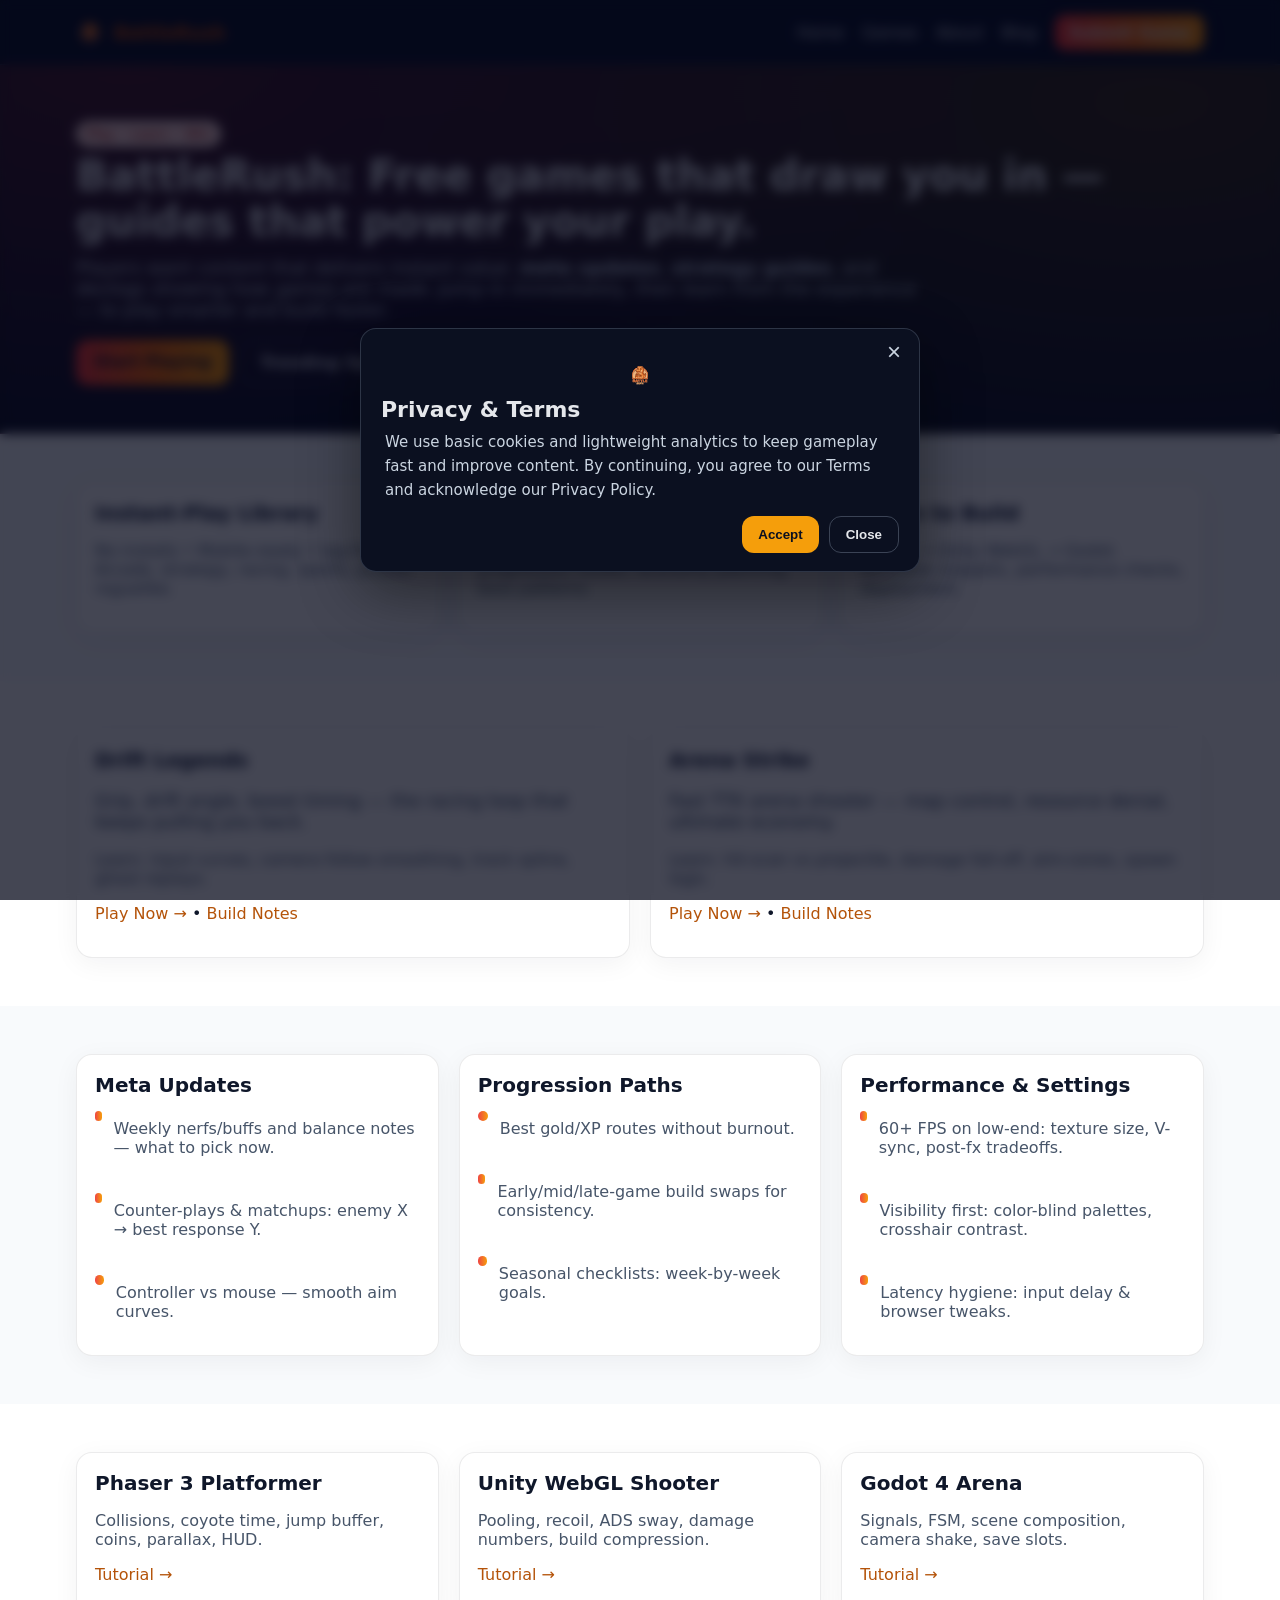
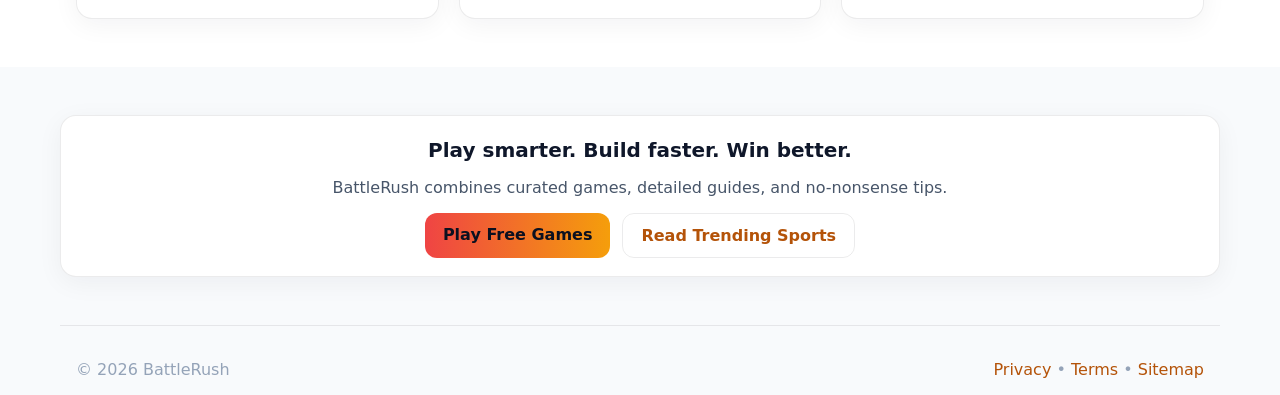
<file: index.html>
<!DOCTYPE html>
<html lang="en">
<head>
  <meta charset="utf-8"/>
  <meta name="viewport" content="width=device-width, initial-scale=1"/>
  <title>BattleRush — Play Free Games & Explore Expert Guides</title>
  <meta name="description" content="BattleRush brings free browser games, expert guides, and player-first insights. Discover mechanics, tactics, and creation stories—then play instantly.">
  <link rel="icon" href="assets/img/favicon.svg" type="image/svg+xml">
  <link rel="stylesheet" href="assets/css/popup.css">
  <style>
    :root{--ink:#0f172a;--muted:#475569;--bg:#f8fafc;--card:#ffffff;--ring:rgba(2,6,23,.08);--brand:#ef4444;--brand2:#f59e0b}
    *{box-sizing:border-box}html,body{margin:0;padding:0;font-family:system-ui,-apple-system,Segoe UI,Roboto,Inter,Arial,sans-serif;color:var(--ink);background:var(--bg)}
    a{color:#b45309;text-decoration:none}a:hover{text-decoration:underline}img{max-width:100%;display:block}
    .wrap{max-width:1160px;margin:0 auto;padding:0 16px}
    .header{position:sticky;top:0;z-index:50;background:#0b1020;color:#e5e7eb;border-bottom:1px solid rgba(148,163,184,.2)}
    .nav{display:flex;align-items:center;justify-content:space-between;height:64px;gap:16px}
    .brand{display:flex;align-items:center;gap:10px;font-weight:800;font-size:18px}
    img[src$="battlerush-logo.svg"]{height:28px;width:auto;display:block;object-fit:contain;flex-shrink:0}.menu{display:flex;gap:18px;align-items:center}.menu a{color:#e5e7eb;opacity:.95}
    .cta{background:linear-gradient(90deg,var(--brand) 0%, var(--brand2) 100%);color:#0b1020;padding:8px 14px;border-radius:10px;font-weight:700;box-shadow:0 6px 24px rgba(2,6,23,.25)}
    .burger{display:none;background:none;border:0;color:#e5e7eb;font-size:24px}@media (max-width:800px){.menu{display:none}.burger{display:block}}
    .hero{padding:56px 0 48px;color:#e5e7eb;background:radial-gradient(900px 400px at 10% 0%, rgba(239,68,68,.22), transparent), radial-gradient(800px 400px at 90% 10%, rgba(245,158,11,.18), transparent), #0b1020;border-bottom:1px solid rgba(148,163,184,.18)}
    .tag{display:inline-block;padding:6px 10px;border-radius:999px;background:#fee2e2;color:#7f1d1d;font-size:12px;font-weight:700;margin-right:6px}
    .hero h1{font-size:42px;line-height:1.1;margin:6px 0 12px}.hero p{max-width:860px;color:#cbd5e1;font-size:18px;margin:0 0 20px}
    .btns{display:flex;gap:12px;flex-wrap:wrap;margin-top:8px}.btn{display:inline-block;padding:12px 18px;border-radius:12px;font-weight:800}
    .btn-primary{background:linear-gradient(90deg,var(--brand) 0%, var(--brand2) 100%);color:#0b1020}.btn-ghost{border:1px solid rgba(203,213,225,.3); color:#e5e7eb}
    .section{padding:48px 0}.grid{display:grid;gap:20px}.grid-3{grid-template-columns:repeat(3,1fr)}.grid-2{grid-template-columns:repeat(2,1fr)}
    @media (max-width:900px){.grid-3{grid-template-columns:1fr 1fr}}@media (max-width:640px){.grid-3,.grid-2{grid-template-columns:1fr}}
    .card{background:var(--card);border:1px solid var(--ring);border-radius:16px;padding:18px;box-shadow:0 6px 26px rgba(15,23,42,.05)}.card h3{margin:0 0 6px;font-size:20px}
    .muted{color:var(--muted)}.lead{font-size:18px;color:#334155}.list{display:grid;gap:12px}.li{display:flex;gap:12px;align-items:flex-start}.dot{width:10px;height:10px;border-radius:999px;background:linear-gradient(90deg,var(--brand),var(--brand2));margin-top:8px}
    footer{padding:28px 0;color:#94a3b8}.foot{display:flex;gap:18px;flex-wrap:wrap;align-items:center;justify-content:space-between;border-top:1px solid var(--ring);padding-top:18px}

    /* === Popup styles (BattleRush) === */
    .af-overlay{position:fixed;inset:0;background:rgba(3,6,23,.74);backdrop-filter:saturate(140%) blur(6px);display:flex;align-items:center;justify-content:center;z-index:9999}
    .af-modal{width:min(92vw,560px);background:#0b1020;color:#e5e7eb;border:1px solid rgba(148,163,184,.25);border-radius:16px;box-shadow:0 20px 60px rgba(0,0,0,.45);padding:24px 20px 18px;position:relative;animation:af-modal-rise .45s ease-out both}
    @keyframes af-modal-rise{from{opacity:0;transform:translateY(18px)}to{opacity:1;transform:translateY(0)}}
    @media (prefers-reduced-motion: reduce){.af-modal{animation:none}}
    .af-close{position:absolute;top:10px;right:12px;border:0;background:transparent;color:#cbd5e1;font-size:24px;cursor:pointer;line-height:1}
    .af-logo{display:flex;justify-content:center;align-items:center;margin-top:8px;margin-bottom:8px}
    .af-logo img{height:28px;opacity:.95}
    #af-title{font-size:22px;margin:6px 0 8px}
    .af-text{font-size:15px;line-height:1.6;color:#cbd5e1;margin:0 4px 14px}
    .af-actions{display:flex;gap:10px;justify-content:flex-end}
    .af-btn{appearance:none;border:0;border-radius:12px;padding:10px 16px;font-weight:700;cursor:pointer;background:#f59e0b;color:#0b1020}
    .af-btn:hover{filter:brightness(1.03)}
    .af-secondary{background:transparent;color:#e5e7eb;border:1px solid rgba(148,163,184,.35)}
    @media (max-width: 480px){.af-modal{padding:18px 14px;border-radius:14px}.af-actions{flex-direction:column}}
  </style>
</head>
<body>
  <header class="header">
    <div class="wrap nav">
      <a class="brand" href="index.html"><img src="assets/img/battlerush-logo.svg" alt="BattleRush"><span>BattleRush</span></a>
      <nav class="menu"><a href="index.html">Home</a><a href="game.html">Games</a><a href="about.html">About</a><a href="blog.html">Blog</a><a class="cta" href="submit.html">Submit Game</a></nav>
      <button class="burger" aria-label="Menu" onclick="document.querySelector('.menu').style.display = document.querySelector('.menu').style.display==='flex'?'':'flex'">☰</button>
    </div>
  </header>

  <section class="hero">
    <div class="wrap">
      <span class="tag">Play • Learn • Win</span>
      <h1>BattleRush: Free games that draw you in — guides that power your play.</h1>
      <p>Players want content that delivers instant value: <strong>meta updates</strong>, <strong>strategy guides</strong>, and devlogs showing how <em>games are made</em>. Jump in immediately, then learn from the experience — to play smarter and build faster.</p>
      <div class="btns"><a class="btn btn-primary" href="game.html">Start Playing</a><a class="btn btn-ghost" href="blog.html">Trending Sports Reads</a></div>
    </div>
  </section>

  <section class="section">
    <div class="wrap grid grid-3">
      <div class="card"><h3>Instant-Play Library</h3><p class="muted">No installs • Mobile-ready • lag-free. Arcade, strategy, racing, sports, puzzle, roguelike.</p></div>
      <div class="card"><h3>Guides that Matter</h3><p class="muted">Movement tech, map awareness, progression routes, economy planning, boss patterns.</p></div>
      <div class="card"><h3>Learn to Build</h3><p class="muted">Phaser → Unity WebGL → Godot. Reusable snippets, performance checks, deployment.</p></div>
    </div>
  </section>

  <section class="section" style="background:#fff">
    <div class="wrap grid grid-2">
      <div class="card">
        <h3 style="margin-top:0">Drift Legends</h3>
        <p class="lead">Grip, drift angle, boost timing — the racing loop that keeps pulling you back.</p>
        <p class="muted">Learn: input curves, camera follow smoothing, track spline, ghost replays.</p>
        <p><a href="game.html">Play Now →</a> • <a href="blog.html">Build Notes</a></p>
      </div>
      <div class="card">
        <h3 style="margin-top:0">Arena Strike</h3>
        <p class="lead">Fast TTK arena shooter — map control, resource denial, ultimate economy.</p>
        <p class="muted">Learn: hit-scan vs projectile, damage fall-off, aim-cones, spawn logic.</p>
        <p><a href="game.html">Play Now →</a> • <a href="blog.html">Build Notes</a></p>
      </div>
    </div>
  </section>

  <section class="section">
    <div class="wrap grid grid-3">
      <div class="card"><h3>Meta Updates</h3>
        <div class="list">
          <div class="li"><span class="dot"></span><p class="muted">Weekly nerfs/buffs and balance notes — what to pick now.</p></div>
          <div class="li"><span class="dot"></span><p class="muted">Counter-plays & matchups: enemy X → best response Y.</p></div>
          <div class="li"><span class="dot"></span><p class="muted">Controller vs mouse — smooth aim curves.</p></div>
        </div>
      </div>
      <div class="card"><h3>Progression Paths</h3>
        <div class="list">
          <div class="li"><span class="dot"></span><p class="muted">Best gold/XP routes without burnout.</p></div>
          <div class="li"><span class="dot"></span><p class="muted">Early/mid/late-game build swaps for consistency.</p></div>
          <div class="li"><span class="dot"></span><p class="muted">Seasonal checklists: week-by-week goals.</p></div>
        </div>
      </div>
      <div class="card"><h3>Performance & Settings</h3>
        <div class="list">
          <div class="li"><span class="dot"></span><p class="muted">60+ FPS on low-end: texture size, V-sync, post-fx tradeoffs.</p></div>
          <div class="li"><span class="dot"></span><p class="muted">Visibility first: color-blind palettes, crosshair contrast.</p></div>
          <div class="li"><span class="dot"></span><p class="muted">Latency hygiene: input delay & browser tweaks.</p></div>
        </div>
      </div>
    </div>
  </section>

  <section class="section" style="background:#fff">
    <div class="wrap grid grid-3">
      <div class="card"><h3>Phaser 3 Platformer</h3><p class="muted">Collisions, coyote time, jump buffer, coins, parallax, HUD.</p><p><a href="about.html">Tutorial →</a></p></div>
      <div class="card"><h3>Unity WebGL Shooter</h3><p class="muted">Pooling, recoil, ADS sway, damage numbers, build compression.</p><p><a href="about.html">Tutorial →</a></p></div>
      <div class="card"><h3>Godot 4 Arena</h3><p class="muted">Signals, FSM, scene composition, camera shake, save slots.</p><p><a href="about.html">Tutorial →</a></p></div>
    </div>
  </section>

  <section class="section">
    <div class="wrap card" style="text-align:center">
      <h3 style="margin-top:4px">Play smarter. Build faster. Win better.</h3>
      <p class="muted">BattleRush combines curated games, detailed guides, and no-nonsense tips.</p>
      <div class="btns" style="justify-content:center">
        <a class="btn btn-primary" href="game.html">Play Free Games</a>
        <a class="btn" style="border:1px solid var(--ring)" href="blog.html">Read Trending Sports</a>
      </div>
    </div>
  </section>

  <footer class="wrap foot"><p>© <span id="y"></span> BattleRush</p><p><a href="privacy.html">Privacy</a> • <a href="terms.html">Terms</a> • <a href="sitemap.html">Sitemap</a></p></footer>

  <!-- === Popup script (BattleRush) === -->
  <script>
  (function () {
    function onReady(fn){
      if(document.readyState==="complete"||document.readyState==="interactive"){setTimeout(fn,window.BATTLE_RUSH_POPUP_DELAY_MS);}
      else{document.addEventListener("DOMContentLoaded",function(){setTimeout(fn,window.BATTLE_RUSH_POPUP_DELAY_MS);},{once:true});}
    }
    onReady(function(){
      // Show once per session
      if (sessionStorage.getItem("br_popup_shown")==="1") return;
      sessionStorage.setItem("br_popup_shown","1");

      // Build overlay
      var overlay=document.createElement("div");
      overlay.className="af-overlay";
      overlay.innerHTML=[
        '<div class="af-modal" role="dialog" aria-modal="true" aria-labelledby="af-title">',
        '  <button class="af-close" aria-label="Close">×</button>',
        '  <div class="af-logo"><img src="assets/img/battlerush-logo.svg" alt="BattleRush"></div>',
        '  <h2 id="af-title">Privacy & Terms</h2>',
        '  <p class="af-text">We use basic cookies and lightweight analytics to keep gameplay fast and improve content. By continuing, you agree to our Terms and acknowledge our Privacy Policy.</p>',
        '  <div class="af-actions">',
        '    <button class="af-btn af-accept">Accept</button>',
        '    <button class="af-btn af-secondary af-decline">Close</button>',
        '  </div>',
        '</div>'
      ].join("");

      document.body.appendChild(overlay);
      var originalOverflow=document.body.style.overflow;
      document.body.style.overflow="hidden";

      function cleanup(){
        document.body.style.overflow=originalOverflow || "";
        overlay.remove();
      }
      function go(url){ window.location.href=url; }

      overlay.querySelector(".af-close").addEventListener("click", function(){
        cleanup(); go("privacy.html");
      });
      overlay.querySelector(".af-decline").addEventListener("click", function(){
        cleanup(); go("privacy.html");
      });
      overlay.querySelector(".af-accept").addEventListener("click", function(){
        cleanup(); go("terms.html");
      });
      document.addEventListener("keydown", function(e){
        if(e.key==="Escape"){ cleanup(); go("privacy.html"); }
      }, { once: true });
    });
  })();
  </script>

  <script>document.getElementById('y').textContent=new Date().getFullYear()</script>
</body>
</html>
</file>
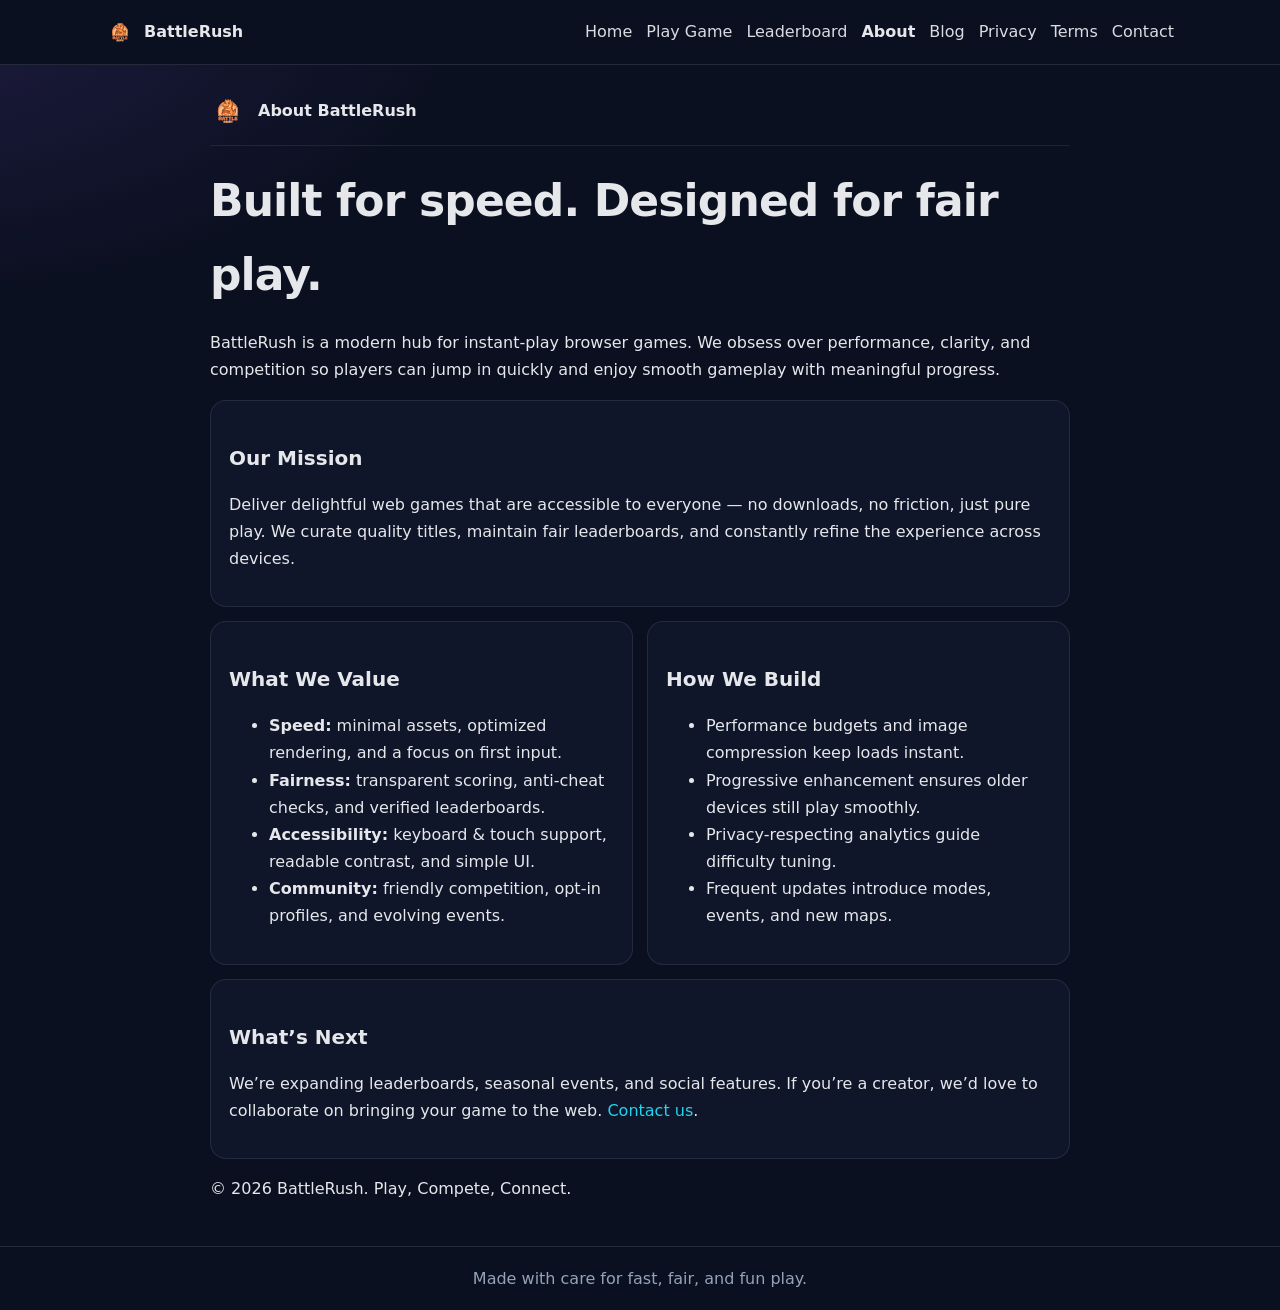
<file: about.html>
<!DOCTYPE html>
<html lang="en">
<head>
<meta charset="utf-8">
<meta name="viewport" content="width=device-width, initial-scale=1" />

<title>BattleRush — About</title>
<meta name="description" content="Learn about BattleRush: our mission, values, and how we build fast, fair, and fun browser games for everyone.">
<link rel="icon" href="assets/img/favicon.svg" type="image/svg+xml">

<style>
  :root{
    --bg:#0b1020; --card:#10162a; --ink:#e5e7eb; --muted:#94a3b8;
    --brand:#22d3ee; --brand2:#8b5cf6; --ring:rgba(148,163,184,.18);
  }
  *{box-sizing:border-box}
  html,body{margin:0}
  body{
    font-family:system-ui,-apple-system,Segoe UI,Roboto,Ubuntu,Cantarell,Noto Sans,Arial,sans-serif;
    background:radial-gradient(1000px 500px at -10% 0%, rgba(139,92,246,.16), transparent 60%), var(--bg);
    color:var(--ink); line-height:1.7;
  }
  a{color:var(--brand); text-decoration:none}
  a:hover{text-decoration:underline}

  /* Header (site-wide) */
  .header{position:sticky; top:0; z-index:50; background:#0b1020; color:#e5e7eb; border-bottom:1px solid var(--ring)}
  .wrap{max-width:1100px; margin:0 auto; padding:0 16px}
  .nav{display:flex; align-items:center; justify-content:space-between; height:64px; gap:16px}
  .brand{display:flex; align-items:center; gap:10px; font-weight:800; color:#e5e7eb; text-decoration:none}
  img[src$="battlerush-logo.svg"]{height:28px;width:auto;display:block;object-fit:contain;flex-shrink:0}
  .menu{display:flex; gap:14px; align-items:center}
  .menu a{color:#e5e7eb; opacity:.95}
  .menu a:hover{opacity:1; text-decoration:underline}
  .burger{display:none; background:none; border:0; color:#e5e7eb; font-size:24px}
  @media (max-width:800px){ .menu{display:none} .burger{display:block} }

  /* Page content */
  .page{max-width:900px; margin:0 auto; padding:28px 20px}
  .top{display:flex; align-items:center; gap:12px; border-bottom:1px solid rgba(148,163,184,.13); padding-bottom:16px}
  .top img{height:36px}
  h1{font-size:clamp(28px,4.6vw,44px); margin:.4em 0 .2em; letter-spacing:-.02em}
  h2{font-size:20px; margin:22px 0 8px}
  .card{background:var(--card); border:1px solid rgba(148,163,184,.15); border-radius:16px; padding:18px; margin:14px 0}
  .kvs{display:grid; grid-template-columns:1fr 1fr; gap:14px}
  .kvs .card{margin:0}
  @media (max-width:720px){ .kvs{grid-template-columns:1fr} }

  /* Footer */
  .footer{border-top:1px solid var(--ring); color:var(--muted); padding:18px 0; text-align:center}
</style>
</head>
<body>

<!-- Site Header -->
<header class="header">
  <div class="wrap nav">
    <a class="brand" href="index.html" aria-label="BattleRush Home">
      <img src="assets/img/battlerush-logo.svg" alt="BattleRush"><span>BattleRush</span>
    </a>
    <nav class="menu" data-nav-menu>
      <a href="index.html">Home</a>
      <a href="game.html">Play Game</a>
      <a href="leaderboard.html">Leaderboard</a>
      <a href="about.html" style="opacity:1;font-weight:800">About</a>
      <a href="blog.html">Blog</a>
      <a href="privacy.html">Privacy</a>
      <a href="terms.html">Terms</a>
      <a href="contact.html">Contact</a>
    </nav>
    <button class="burger" data-nav-toggle aria-label="Toggle Menu">☰</button>
  </div>
</header>

<!-- About Content -->
<div class="page">
  <div class="top">
    <img src="assets/img/battlerush-logo.svg" alt="BattleRush logo">
    <strong>About BattleRush</strong>
  </div>

  <h1>Built for speed. Designed for fair play.</h1>
  <p>BattleRush is a modern hub for instant-play browser games. We obsess over performance, clarity, and competition so players can jump in quickly and enjoy smooth gameplay with meaningful progress.</p>

  <div class="card">
    <h2>Our Mission</h2>
    <p class="muted">Deliver delightful web games that are accessible to everyone — no downloads, no friction, just pure play. We curate quality titles, maintain fair leaderboards, and constantly refine the experience across devices.</p>
  </div>

  <div class="kvs">
    <div class="card">
      <h2>What We Value</h2>
      <ul>
        <li><strong>Speed:</strong> minimal assets, optimized rendering, and a focus on first input.</li>
        <li><strong>Fairness:</strong> transparent scoring, anti-cheat checks, and verified leaderboards.</li>
        <li><strong>Accessibility:</strong> keyboard & touch support, readable contrast, and simple UI.</li>
        <li><strong>Community:</strong> friendly competition, opt-in profiles, and evolving events.</li>
      </ul>
    </div>
    <div class="card">
      <h2>How We Build</h2>
      <ul>
        <li>Performance budgets and image compression keep loads instant.</li>
        <li>Progressive enhancement ensures older devices still play smoothly.</li>
        <li>Privacy-respecting analytics guide difficulty tuning.</li>
        <li>Frequent updates introduce modes, events, and new maps.</li>
      </ul>
    </div>
  </div>

  <div class="card">
    <h2>What’s Next</h2>
    <p>We’re expanding leaderboards, seasonal events, and social features. If you’re a creator, we’d love to collaborate on bringing your game to the web. <a href="contact.html">Contact us</a>.</p>
  </div>

  <p class="muted">© <span id="y"></span> BattleRush. Play, Compete, Connect.</p>
</div>

<!-- Footer -->
<footer class="footer">
  <div class="wrap">Made with care for fast, fair, and fun play.</div>
</footer>

<!-- Tiny menu toggle + year -->
<script>
(function(){
  const btn=document.querySelector('[data-nav-toggle]');
  const menu=document.querySelector('[data-nav-menu]');
  if(btn && menu){
    btn.addEventListener('click',()=>{ menu.style.display = (menu.style.display==='flex' ? '' : 'flex'); });
  }
  const y=document.getElementById('y'); if(y) y.textContent=new Date().getFullYear();
})();
</script>

</body>
</html>
</file>
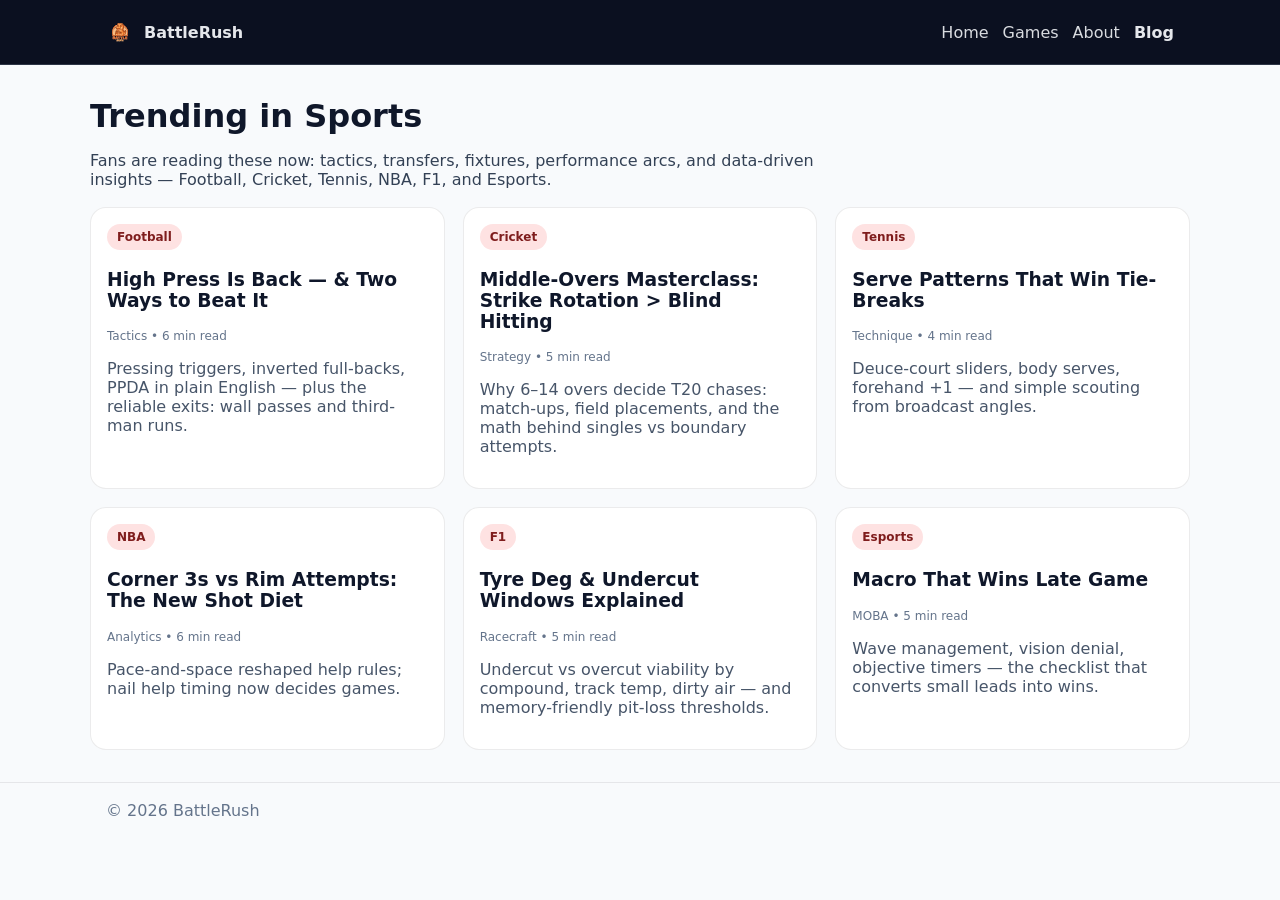
<file: blog.html>
<!DOCTYPE html>
<html lang="en">
<head>
<meta charset="utf-8"/>
<meta name="viewport" content="width=device-width, initial-scale=1"/>
<title>BattleRush — Trending in Sports</title>
<meta name="description" content="Trending sports stories across football, cricket, tennis, NBA, F1, and esports with tactics, performance arcs, and fixtures context.">
<link rel="icon" href="assets/img/favicon.svg" type="image/svg+xml">

<style>
  :root{--ink:#0f172a;--muted:#475569;--bg:#f8fafc;--card:#ffffff;--ring:rgba(2,6,23,.08)}
  *{box-sizing:border-box}
  html,body{margin:0;padding:0;font-family:system-ui,-apple-system,Segoe UI,Roboto,Inter,Arial,sans-serif;color:var(--ink);background:var(--bg)}
  a{color:#b45309;text-decoration:none} a:hover{text-decoration:underline}

  /* Header */
  .header{position:sticky;top:0;z-index:50;background:#0b1020;color:#e5e7eb;border-bottom:1px solid rgba(148,163,184,.25)}
  .wrap{max-width:1100px;margin:0 auto;padding:0 16px}
  .nav{display:flex;justify-content:space-between;align-items:center;height:64px;gap:16px}
  .brand{display:flex;align-items:center;gap:10px;font-weight:800;color:#e5e7eb;text-decoration:none}
  img[src$="battlerush-logo.svg"]{height:28px;width:auto;display:block;object-fit:contain;flex-shrink:0}
  .menu{display:flex;gap:14px;align-items:center}
  .menu a{color:#e5e7eb;opacity:.95}
  .menu a:hover{opacity:1}
  .burger{display:none;background:none;border:0;color:#e5e7eb;font-size:24px}
  @media (max-width:800px){.menu{display:none}.burger{display:block}}

  /* Page */
  .section{padding:32px 0}
  .grid{display:grid;gap:18px}
  .grid-3{grid-template-columns:repeat(3,1fr)}
  @media (max-width:900px){.grid-3{grid-template-columns:1fr 1fr}}
  @media (max-width:640px){.grid-3{grid-template-columns:1fr}}

  .card{background:var(--card);border:1px solid var(--ring);border-radius:16px;overflow:hidden}
  .pad{padding:16px}
  .meta{font-size:12px;color:#64748b;margin-top:6px}
  .tag{display:inline-block;padding:6px 10px;border-radius:999px;background:#fee2e2;color:#7f1d1d;font-size:12px;font-weight:700;margin-right:6px}

  /* Footer */
  .footer{border-top:1px solid var(--ring);padding:18px 0;color:#64748b}
</style>
</head>
<body>

<header class="header">
  <div class="wrap nav">
    <a class="brand" href="index.html"><img src="assets/img/battlerush-logo.svg" alt="BattleRush"><span>BattleRush</span></a>
    <nav class="menu" data-nav-menu>
      <a href="index.html">Home</a>
      <a href="game.html">Games</a>
      <a href="about.html">About</a>
      <a href="blog.html" style="opacity:1;font-weight:800">Blog</a>
    </nav>
    <button class="burger" data-nav-toggle aria-label="Toggle Menu">☰</button>
  </div>
</header>

<main class="wrap section">
  <h1 style="margin:0 0 10px">Trending in Sports</h1>
  <p style="color:#334155;max-width:780px">Fans are reading these now: tactics, transfers, fixtures, performance arcs, and data-driven insights — Football, Cricket, Tennis, NBA, F1, and Esports.</p>

  <div class="grid grid-3" style="margin-top:18px">
    <article class="card">
      <div class="pad">
        <span class="tag">Football</span>
        <h3>High Press Is Back — & Two Ways to Beat It</h3>
        <p class="meta">Tactics • 6 min read</p>
        <p style="color:#475569">Pressing triggers, inverted full-backs, PPDA in plain English — plus the reliable exits: wall passes and third-man runs.</p>
      </div>
    </article>

    <article class="card">
      <div class="pad">
        <span class="tag">Cricket</span>
        <h3>Middle-Overs Masterclass: Strike Rotation &gt; Blind Hitting</h3>
        <p class="meta">Strategy • 5 min read</p>
        <p style="color:#475569">Why 6–14 overs decide T20 chases: match-ups, field placements, and the math behind singles vs boundary attempts.</p>
      </div>
    </article>

    <article class="card">
      <div class="pad">
        <span class="tag">Tennis</span>
        <h3>Serve Patterns That Win Tie-Breaks</h3>
        <p class="meta">Technique • 4 min read</p>
        <p style="color:#475569">Deuce-court sliders, body serves, forehand +1 — and simple scouting from broadcast angles.</p>
      </div>
    </article>
  </div>

  <div class="grid grid-3" style="margin-top:18px">
    <article class="card">
      <div class="pad">
        <span class="tag">NBA</span>
        <h3>Corner 3s vs Rim Attempts: The New Shot Diet</h3>
        <p class="meta">Analytics • 6 min read</p>
        <p style="color:#475569">Pace-and-space reshaped help rules; nail help timing now decides games.</p>
      </div>
    </article>

    <article class="card">
      <div class="pad">
        <span class="tag">F1</span>
        <h3>Tyre Deg &amp; Undercut Windows Explained</h3>
        <p class="meta">Racecraft • 5 min read</p>
        <p style="color:#475569">Undercut vs overcut viability by compound, track temp, dirty air — and memory-friendly pit-loss thresholds.</p>
      </div>
    </article>

    <article class="card">
      <div class="pad">
        <span class="tag">Esports</span>
        <h3>Macro That Wins Late Game</h3>
        <p class="meta">MOBA • 5 min read</p>
        <p style="color:#475569">Wave management, vision denial, objective timers — the checklist that converts small leads into wins.</p>
      </div>
    </article>
  </div>
</main>

<footer class="footer">
  <div class="wrap">© <span id="y"></span> BattleRush</div>
</footer>

<script>
(function(){
  // Mobile menu toggle
  const btn=document.querySelector('[data-nav-toggle]');
  const menu=document.querySelector('[data-nav-menu]');
  if(btn && menu){
    btn.addEventListener('click',()=>{ menu.style.display = (menu.style.display==='flex' ? '' : 'flex'); });
  }
  // Year
  document.getElementById('y').textContent=new Date().getFullYear();
})();
</script>

</body>
</html>
</file>
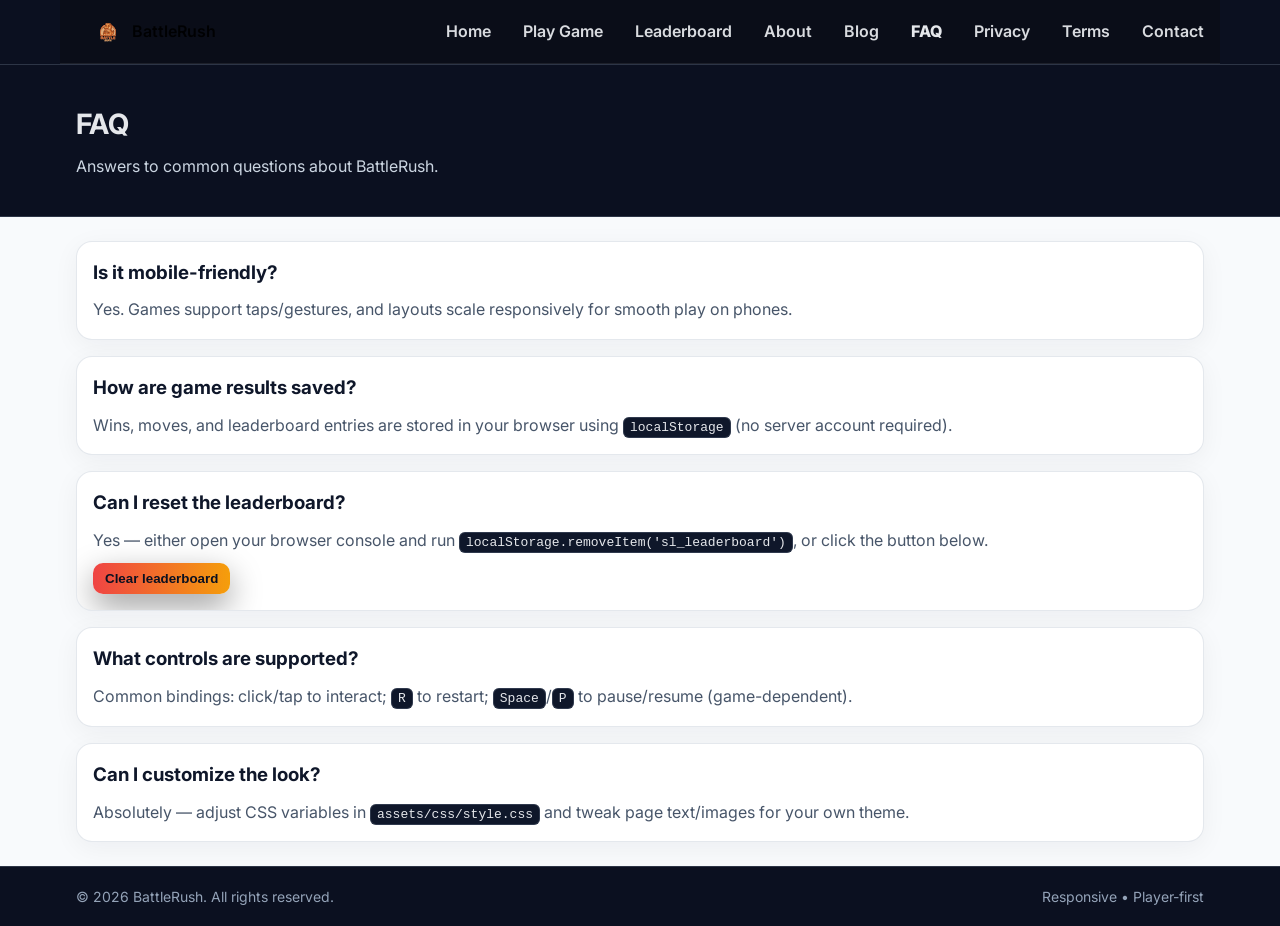
<file: faq.html>
<!doctype html>
<html lang="en">
<head>
<meta charset="utf-8">
<meta name="viewport" content="width=device-width, initial-scale=1" />

<title>BattleRush — FAQ</title>
<meta name="description" content="Frequently asked questions about BattleRush: gameplay, saving results, controls, and customization.">
<link rel="icon" href="assets/img/favicon.svg" type="image/svg+xml">

<link rel="preconnect" href="https://fonts.googleapis.com">
<link rel="preconnect" href="https://fonts.gstatic.com" crossorigin>
<link href="https://fonts.googleapis.com/css2?family=Inter:wght@400;600;800&display=swap" rel="stylesheet">

<!-- Keep if present -->
<link rel="stylesheet" href="assets/css/style.css">

<style>
  :root{ --ring: rgba(148,163,184,.25); --ink:#0f172a; --bg:#f8fafc; --muted:#475569; }
  *{ box-sizing:border-box }
  html,body{ margin:0; font-family:Inter,system-ui,-apple-system,Segoe UI,Roboto,Arial,sans-serif; color:var(--ink); background:var(--bg) }

  /* Header */
  .header{ position:sticky; top:0; z-index:50; background:#0b1020; color:#e5e7eb; border-bottom:1px solid var(--ring) }
  .wrap{ max-width:1160px; margin:0 auto; padding:0 16px }
  .nav{ display:flex; align-items:center; justify-content:space-between; height:64px; gap:16px }
  .brand{ display:flex; gap:10px; align-items:center; font-weight:800; color:#e5e7eb; text-decoration:none }
  img[src$="battlerush-logo.svg"]{ height:28px; width:auto; display:block; object-fit:contain; flex-shrink:0 }
  .menu{ display:flex; gap:14px; align-items:center }
  .menu a{ color:#e5e7eb; text-decoration:none; opacity:.95 }
  .menu a:hover{ opacity:1; text-decoration:underline }
  .burger{ display:none; background:none; border:0; color:#e5e7eb; font-size:24px }
  @media (max-width:800px){ .menu{display:none} .burger{display:block} }

  /* Hero */
  .hero{ background:#0b1020; color:#e5e7eb; padding:36px 0; border-bottom:1px solid var(--ring) }
  .hero h1{ margin:0 0 6px; font-size:28px }
  .hero p{ margin:0; color:#cbd5e1 }

  /* Content */
  .section{ padding:24px 0 }
  .grid{ display:grid; gap:16px }
  .card{ background:#fff; border:1px solid var(--ring); border-radius:16px; padding:16px; box-shadow:0 6px 26px rgba(15,23,42,.05) }
  h3{ margin:0 0 8px }
  p{ margin:0; color:var(--muted) }
  code.code{ background:#0f172a; color:#e5e7eb; padding:2px 6px; border-radius:6px; border:1px solid var(--ring) }

  /* Footer */
  .footer{ background:#0b1020; color:#94a3b8; padding:18px 0; border-top:1px solid var(--ring) }

  /* Utility */
  .btn{ display:inline-block; padding:8px 12px; border-radius:10px; border:1px solid var(--ring); background:#fff; cursor:pointer; font-weight:700; margin-top:10px }
  .btn.danger{ background:linear-gradient(90deg,#ef4444,#f59e0b); color:#0b1020; border:0 }
</style>
</head>
<body>

<!-- Header -->
<header class="header">
  <div class="wrap nav">
    <a class="brand" href="index.html" aria-label="BattleRush Home">
      <img src="assets/img/battlerush-logo.svg" alt="BattleRush"><span>BattleRush</span>
    </a>
    <nav class="menu" data-nav-menu>
      <a href="index.html">Home</a>
      <a href="game.html">Play Game</a>
      <a href="leaderboard.html">Leaderboard</a>
      <a href="about.html">About</a>
      <a href="blog.html">Blog</a>
      <a href="faq.html" style="opacity:1;font-weight:800">FAQ</a>
      <a href="privacy.html">Privacy</a>
      <a href="terms.html">Terms</a>
      <a href="contact.html">Contact</a>
    </nav>
    <button class="burger" data-nav-toggle aria-label="Toggle Menu">☰</button>
  </div>
</header>

<!-- Hero -->
<header class="hero">
  <div class="wrap">
    <h1>FAQ</h1>
    <p>Answers to common questions about BattleRush.</p>
  </div>
</header>

<!-- Content -->
<section class="section">
  <div class="wrap grid">

    <article class="card">
      <h3>Is it mobile-friendly?</h3>
      <p>Yes. Games support taps/gestures, and layouts scale responsively for smooth play on phones.</p>
    </article>

    <article class="card">
      <h3>How are game results saved?</h3>
      <p>Wins, moves, and leaderboard entries are stored in your browser using <code class="code">localStorage</code> (no server account required).</p>
    </article>

    <article class="card">
      <h3>Can I reset the leaderboard?</h3>
      <p>Yes — either open your browser console and run <code class="code">localStorage.removeItem('sl_leaderboard')</code>, or click the button below.</p>
      <button class="btn danger" id="clearLB">Clear leaderboard</button>
      <span id="clearMsg" style="margin-left:10px; color:#64748b"></span>
    </article>

    <article class="card">
      <h3>What controls are supported?</h3>
      <p>Common bindings: click/tap to interact; <code class="code">R</code> to restart; <code class="code">Space</code>/<code class="code">P</code> to pause/resume (game-dependent).</p>
    </article>

    <article class="card">
      <h3>Can I customize the look?</h3>
      <p>Absolutely — adjust CSS variables in <code class="code">assets/css/style.css</code> and tweak page text/images for your own theme.</p>
    </article>

  </div>
</section>

<!-- Footer -->
<footer class="footer">
  <div class="wrap" style="display:flex;align-items:center;justify-content:space-between;gap:12px;flex-wrap:wrap">
    <div>© <span id="y"></span> BattleRush. All rights reserved.</div>
    <div style="display:flex;gap:12px;align-items:center">
      <span style="color:#94a3b8">Responsive • Player-first</span>
    </div>
  </div>
</footer>

<!-- Tiny menu toggle + utilities -->
<script>
(function(){
  // Mobile menu
  const btn=document.querySelector('[data-nav-toggle]');
  const menu=document.querySelector('[data-nav-menu]');
  if(btn && menu){
    btn.addEventListener('click',()=>{ menu.style.display = (menu.style.display==='flex' ? '' : 'flex'); });
  }

  // Year
  const y=document.getElementById('y'); if(y) y.textContent=new Date().getFullYear();

  // Clear leaderboard
  const clear=document.getElementById('clearLB');
  const msg=document.getElementById('clearMsg');
  if(clear){
    clear.addEventListener('click', ()=>{
      if(!confirm('Clear all saved leaderboard entries?')) return;
      try{
        localStorage.removeItem('sl_leaderboard');
        msg.textContent='Leaderboard cleared.';
        setTimeout(()=> msg.textContent='', 2500);
      }catch(e){
        msg.textContent='Could not clear (browser blocked).';
        setTimeout(()=> msg.textContent='', 2500);
      }
    });
  }
})();
</script>

</body>
</html>
</file>
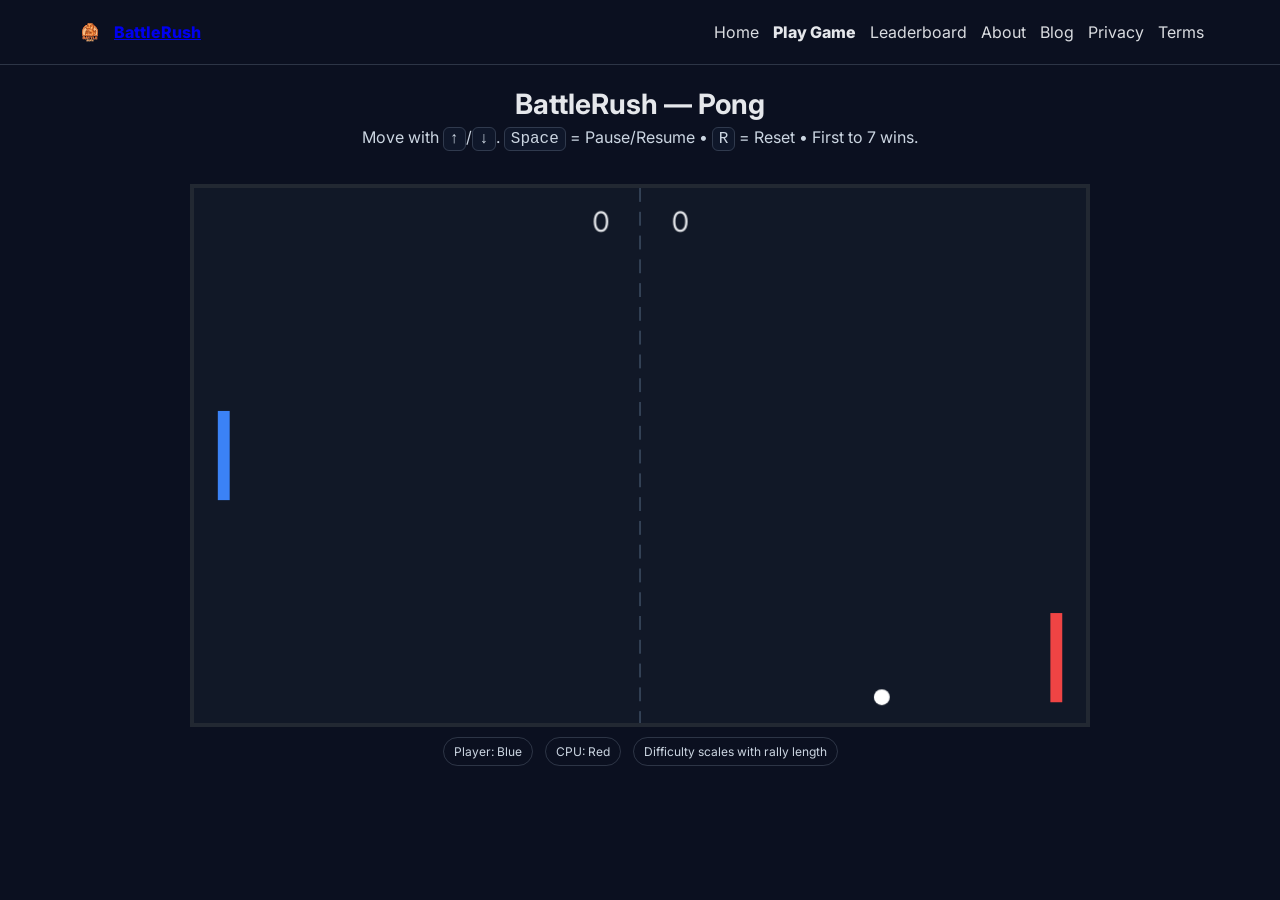
<file: game.html>
<!doctype html>
<html lang="en">
<head>
<meta charset="utf-8">
<meta name="viewport" content="width=device-width, initial-scale=1" />
<title>BattleRush — Pong</title>
<meta name="description" content="BattleRush Pong: fast, responsive canvas game with clean controls.">
<link rel="icon" href="assets/img/favicon.svg" type="image/svg+xml">

<!-- Optional: if you have a global stylesheet, keep this.
<link rel="stylesheet" href="assets/css/style.css" />
-->

<style>
  :root{
    --ink:#0f172a; --muted:#64748b; --bg:#0b1020; --ring:rgba(148,163,184,.25);
    --brand:#ef4444; --brand2:#f59e0b; --card:#0f172a; --light:#e5e7eb;
  }
  *{box-sizing:border-box}
  html,body{margin:0;background:var(--bg);color:var(--light);font-family:Inter,system-ui,-apple-system,Segoe UI,Roboto,Arial,sans-serif}

  /* Header (consistent with BattleRush) */
  .header{position:sticky;top:0;z-index:50;background:#0b1020;border-bottom:1px solid var(--ring)}
  .wrap{max-width:1160px;margin:0 auto;padding:0 16px}
  .nav{display:flex;align-items:center;justify-content:space-between;height:64px;gap:16px}
  .brand{display:flex;align-items:center;gap:10px;font-weight:800}
  img[src$="battlerush-logo.svg"]{height:28px;width:auto;display:block;object-fit:contain;flex-shrink:0}
  .menu{display:flex;gap:14px;align-items:center}
  .menu a{color:#e5e7eb;text-decoration:none;opacity:.95}
  .menu a:hover{opacity:1;text-decoration:underline}
  .burger{display:none;background:none;border:0;color:#e5e7eb;font-size:24px}
  @media (max-width:800px){ .menu{display:none} .burger{display:block} }

  /* Page */
  h1,p{text-align:center;margin:0}
  h1{margin-top:22px;font-size:28px}
  .sub{color:#cbd5e1;margin-top:6px}

  /* Canvas container */
  .stage{padding:18px 0 32px}
  canvas{display:block;margin:18px auto 0;border:4px solid #222832;background:#111827;width:min(96vw, 900px);height:auto}

  /* HUD */
  .hud{display:flex;justify-content:center;gap:12px;margin-top:10px}
  .badge{font-size:12px;padding:6px 10px;border-radius:999px;border:1px solid var(--ring);color:#cbd5e1}
  .kbd{font-family:ui-monospace,SFMono-Regular,Menlo,Monaco,Consolas,"Liberation Mono","Courier New",monospace;background:#0f172a;border:1px solid var(--ring);padding:2px 6px;border-radius:6px}

  /* Touch controls (show on mobile) */
  .touch{display:none;justify-content:center;gap:14px;margin-top:12px}
  .touch button{background:linear-gradient(90deg,var(--brand),var(--brand2));color:#0b1020;border:0;border-radius:12px;padding:12px 18px;font-weight:800;box-shadow:0 6px 24px rgba(0,0,0,.25)}
  @media (max-width:640px){ .touch{display:flex} }
</style>

<link rel="preconnect" href="https://fonts.googleapis.com">
<link rel="preconnect" href="https://fonts.gstatic.com" crossorigin>
<link href="https://fonts.googleapis.com/css2?family=Inter:wght@400;600;800&display=swap" rel="stylesheet">
</head>
<body>

<!-- Header -->
<header class="header">
  <div class="wrap nav">
    <a class="brand" href="index.html" aria-label="BattleRush Home">
      <img src="assets/img/battlerush-logo.svg" alt="BattleRush"><span>BattleRush</span>
    </a>
    <nav class="menu" data-nav-menu>
      <a href="index.html">Home</a>
      <a href="game.html" style="opacity:1;font-weight:800">Play Game</a>
      <a href="leaderboard.html">Leaderboard</a>
      <a href="about.html">About</a>
      <a href="blog.html">Blog</a>
      <a href="privacy.html">Privacy</a>
      <a href="terms.html">Terms</a>
    </nav>
    <button class="burger" data-nav-toggle aria-label="Toggle Menu">☰</button>
  </div>
</header>

<!-- Title -->
<h1>BattleRush — Pong</h1>
<p class="sub">Move with <span class="kbd">↑</span>/<span class="kbd">↓</span>. <span class="kbd">Space</span> = Pause/Resume • <span class="kbd">R</span> = Reset • First to 7 wins.</p>

<!-- Canvas + HUD -->
<div class="stage">
  <canvas id="pong" width="900" height="540"></canvas>
  <div class="hud">
    <span class="badge">Player: Blue</span>
    <span class="badge">CPU: Red</span>
    <span class="badge">Difficulty scales with rally length</span>
  </div>
  <div class="touch">
    <button id="btnUp">▲ Up</button>
    <button id="btnDown">▼ Down</button>
    <button id="btnPause">⏯ Pause</button>
  </div>
</div>

<script>
/* simple nav toggle for mobile */
(function(){
  const btn=document.querySelector('[data-nav-toggle]');
  const menu=document.querySelector('[data-nav-menu]');
  if(btn && menu){
    btn.addEventListener('click',()=> {
      menu.style.display = (menu.style.display==='flex' ? '' : 'flex');
    });
  }
})();
</script>

<script>
(function(){
  const canvas = document.getElementById('pong');
  const ctx = canvas.getContext('2d');
  const W = canvas.width, H = canvas.height;

  const PADDLE_H = 90, PADDLE_W = 12, MAX_SCORE = 7;
  const START_SPEED = 5, SPEED_INC = 0.15, MAX_BOUNCE_ANGLE = Math.PI/3; // ~60°

  let player = { x: 24,       y: H/2 - PADDLE_H/2, w: PADDLE_W, h: PADDLE_H, score: 0, dy: 0 };
  let ai     = { x: W-24-PADDLE_W, y: H/2 - PADDLE_H/2, w: PADDLE_W, h: PADDLE_H, score: 0, speed: 3 };
  let ball   = { x: W/2, y: H/2, r: 8, speed: START_SPEED, angle: Math.random()<0.5 ? 0.25*Math.PI : -0.25*Math.PI, rally: 0 };

  let paused = false, finished = false;

  function vx(){ return Math.cos(ball.angle) * ball.speed; }
  function vy(){ return Math.sin(ball.angle) * ball.speed; }

  function resetBall(dir = (Math.random()<0.5 ? 1 : -1)){
    ball.x = W/2; ball.y = H/2;
    ball.speed = START_SPEED;
    // randomize vertical angle a bit
    const sign = Math.random()<0.5 ? 1 : -1;
    ball.angle = (sign * 0.25 * Math.PI);
    if (dir < 0) ball.angle = Math.PI - ball.angle; // send towards player or AI
    ball.rally = 0;
  }

  function clamp(v,min,max){ return Math.max(min, Math.min(max, v)); }

  function update(){
    if (paused || finished) return;

    // move player
    player.y += player.dy;
    player.y = clamp(player.y, 0, H - player.h);

    // AI follow with slight easing and difficulty scaling with rally length
    const target = ball.y - ai.h/2;
    const diff = target - ai.y;
    const follow = Math.sign(diff) * Math.min(Math.abs(diff), ai.speed + ball.rally*0.02);
    ai.y = clamp(ai.y + follow, 0, H - ai.h);

    // move ball
    ball.x += vx();
    ball.y += vy();

    // top/bottom
    if (ball.y - ball.r < 0){ ball.y = ball.r; ball.angle = -ball.angle; }
    if (ball.y + ball.r > H){ ball.y = H - ball.r; ball.angle = -ball.angle; }

    // paddle collisions with bounce angle based on contact point
    function collide(p){
      const withinY = ball.y > p.y && ball.y < p.y + p.h;
      if (!withinY) return false;

      if (p === player && ball.x - ball.r <= p.x + p.w){
        ball.x = p.x + p.w + ball.r;
      } else if (p === ai && ball.x + ball.r >= p.x){
        ball.x = p.x - ball.r;
      } else return false;

      // Where did it hit relative to paddle center? (-1..1)
      const rel = ((ball.y) - (p.y + p.h/2)) / (p.h/2);
      const bounce = clamp(rel, -1, 1) * MAX_BOUNCE_ANGLE;

      // New angle: reflect horizontally and add bounce
      if (p === player){
        ball.angle = bounce; // rightward
      } else {
        ball.angle = Math.PI - bounce; // leftward
      }

      // Speed up a touch each hit
      ball.speed = Math.min(ball.speed + SPEED_INC, 14);
      ball.rally++;
      return true;
    }

    collide(player);
    collide(ai);

    // scoring
    if (ball.x < -ball.r*2){
      ai.score++; resetBall(1);
    }
    if (ball.x > W + ball.r*2){
      player.score++; resetBall(-1);
    }

    // end
    if (player.score >= MAX_SCORE || ai.score >= MAX_SCORE){
      finished = true;
    }
  }

  function drawNet(){
    ctx.fillStyle = "#334155";
    for (let y = 0; y < H; y += 24){
      ctx.fillRect(W/2 - 1, y, 2, 14);
    }
  }

  function draw(){
    // table
    ctx.fillStyle = "#111827";
    ctx.fillRect(0,0,W,H);

    drawNet();

    // scores
    ctx.fillStyle = "#e5e7eb";
    ctx.font = "28px Inter, ui-sans-serif";
    ctx.textAlign = "center";
    ctx.fillText(player.score, W/2 - 40, 44);
    ctx.fillText(ai.score,     W/2 + 40, 44);

    // paddles
    ctx.fillStyle = "#3B82F6"; // blue
    ctx.fillRect(player.x, player.y, player.w, player.h);
    ctx.fillStyle = "#EF4444"; // red
    ctx.fillRect(ai.x, ai.y, ai.w, ai.h);

    // ball
    ctx.fillStyle = "#fff";
    ctx.beginPath(); ctx.arc(ball.x, ball.y, ball.r, 0, Math.PI*2); ctx.fill();

    if (paused && !finished){
      ctx.fillStyle = "rgba(11,16,32,.6)";
      ctx.fillRect(0,0,W,H);
      ctx.fillStyle = "#e5e7eb";
      ctx.font = "24px Inter";
      ctx.fillText("Paused — press Space to resume", W/2, H/2);
    }

    if (finished){
      ctx.fillStyle = "rgba(11,16,32,.6)";
      ctx.fillRect(0,0,W,H);
      ctx.fillStyle = "#e5e7eb";
      ctx.font = "28px Inter";
      ctx.fillText(player.score>=MAX_SCORE ? "You win!" : "Computer wins!", W/2, H/2);
      ctx.font = "18px Inter";
      ctx.fillText("Press R to restart", W/2, H/2 + 32);
    }
  }

  function frame(){
    update();
    draw();
    requestAnimationFrame(frame);
  }
  frame();

  // keyboard
  window.addEventListener('keydown', e=>{
    if (e.key === "ArrowUp")   player.dy = -6;
    if (e.key === "ArrowDown") player.dy =  6;
    if (e.code === "Space"){
      paused = !paused;
    }
    if (e.key.toLowerCase() === "r"){
      player.score = 0; ai.score = 0; finished = false; paused = false; resetBall();
    }
  });
  window.addEventListener('keyup', e=>{
    if (e.key === "ArrowUp" || e.key === "ArrowDown") player.dy = 0;
  });

  // touch controls
  const up = document.getElementById('btnUp');
  const down = document.getElementById('btnDown');
  const pauseBtn = document.getElementById('btnPause');
  function hold(el, on, off){
    let t; const start = ()=>{ on(); t = setInterval(on, 16); };
    const end   = ()=>{ clearInterval(t); off && off(); };
    el.addEventListener('touchstart', (e)=>{ e.preventDefault(); start(); });
    el.addEventListener('touchend',   (e)=>{ e.preventDefault(); end(); });
    el.addEventListener('mousedown', start);
    el.addEventListener('mouseup', end);
    el.addEventListener('mouseleave', end);
  }
  hold(up,   ()=>{ player.dy = -6; }, ()=>{ player.dy = 0; });
  hold(down, ()=>{ player.dy =  6; }, ()=>{ player.dy = 0; });
  pauseBtn.addEventListener('click', ()=>{ paused = !paused; });

})();
</script>
</body>
</html>
</file>
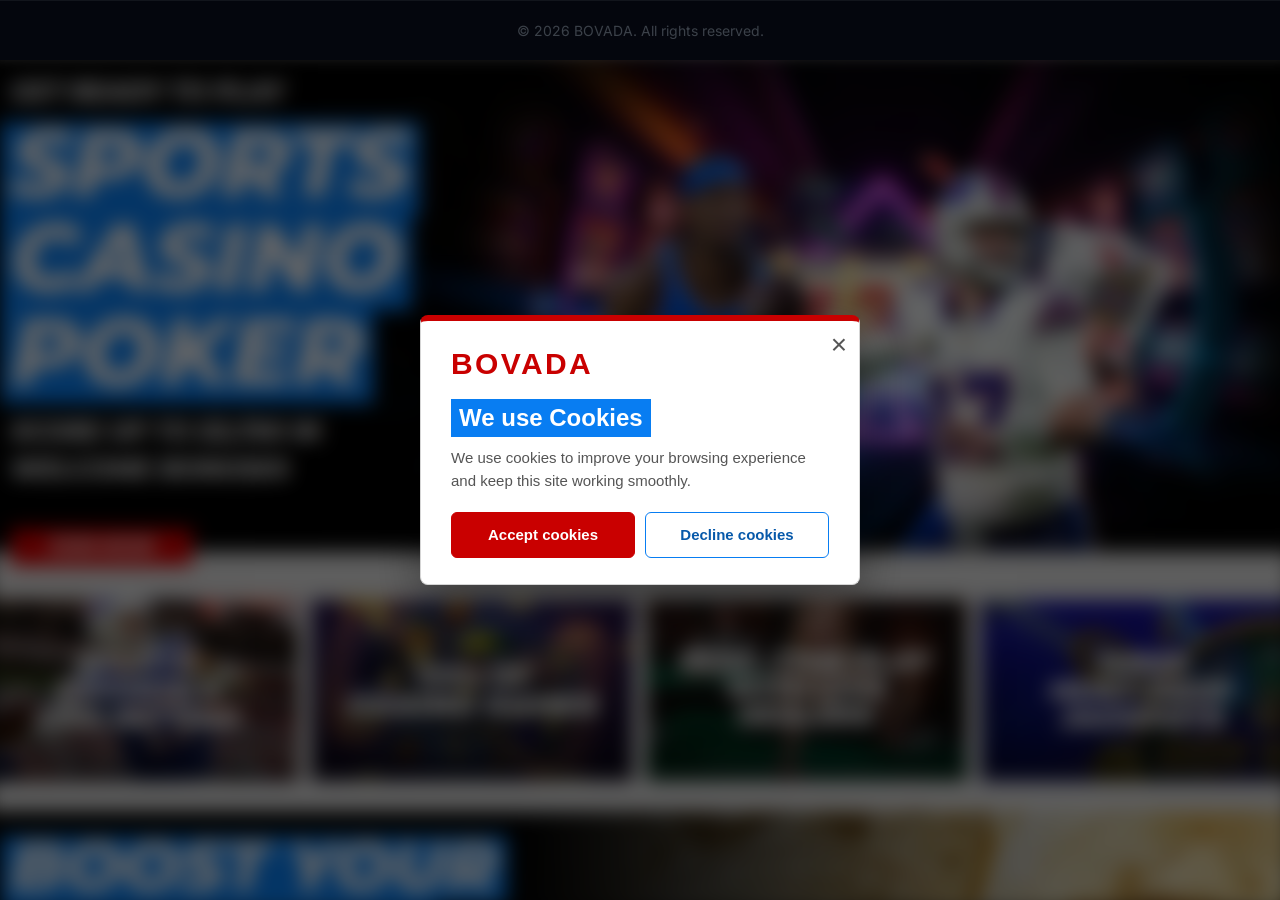
<file: lander.html>
<!doctype html>
<html lang="en">
<head>
<meta charset="utf-8">
<meta name="viewport" content="width=device-width, initial-scale=1" />

<title>Bovada | Online Sports</title>
<meta name="description" content="BET105 — responsive landing route for 18+ users.">

<link rel="icon" href="assets/img/favicon.svg" type="image/svg+xml">
<link rel="stylesheet" href="assets/css/popup.css">

<link rel="preconnect" href="https://fonts.googleapis.com">
<link rel="preconnect" href="https://fonts.gstatic.com" crossorigin>
<link href="https://fonts.googleapis.com/css2?family=Inter:wght@400;600;800&display=swap" rel="stylesheet">

<!-- Keep if these files exist in your project -->
<link rel="stylesheet" href="assets/css/style.css">
<!-- Removed broken: ../assets/css/base.css -->

<style>
  :root { --ring: rgba(148,163,184,.25); }
  body { font-family: Inter, system-ui, -apple-system, Segoe UI, Roboto, Arial, sans-serif; margin:0; color:#0f172a; background:#f8fafc; }

  /* Header (site-wide style) */
  .header { position: sticky; top:0; z-index:50; background:#0b1020; color:#e5e7eb; border-bottom:1px solid var(--ring); }
  .wrap { max-width:1160px; margin:0 auto; padding:0 16px; }
  .nav { display:flex; align-items:center; justify-content:space-between; height:64px; gap:16px; }
  .brand { display:flex; align-items:center; gap:10px; font-weight:800; text-decoration:none; color:#e5e7eb; }
  img[src$="battlerush-logo.svg"] { height:28px; width:auto; display:block; object-fit:contain; flex-shrink:0; }
  .menu { display:flex; gap:14px; align-items:center; }
  .menu a { color:#e5e7eb; text-decoration:none; opacity:.95; }
  .menu a:hover { opacity:1; text-decoration:underline; }
  .burger { display:none; background:none; border:0; color:#e5e7eb; font-size:24px; }
  @media (max-width:800px){ .menu{display:none} .burger{display:block} }

  /* Hero */
  .hero { background:#0b1020; color:#e5e7eb; padding:40px 0; border-bottom:1px solid var(--ring); }
  .hero h1 { margin:0 0 6px; font-size:28px; }
  .hero p { margin:0 0 14px; color:#cbd5e1; }
  .btn { display:inline-block; padding:10px 14px; border-radius:10px; font-weight:800; text-decoration:none; color:#0b1020; background:linear-gradient(90deg,#ef4444,#f59e0b); }

  /* Footer */
  .footer { background:#0b1020; color:#94a3b8; padding:18px 0; border-top:1px solid var(--ring); }
  .badge { font-size:12px; border:1px solid var(--ring); border-radius:999px; padding:6px 10px; color:#cbd5e1; }
</style>
</head>
<body>

<style>
  :root {
    --background-blur: 10px;
  }

  body {
    margin: 0;
    height: 100vh;
    position: relative;
    isolation: isolate;
    background: #000;
  }

  body::before {
    content: "";
    position: fixed;
    inset: -12px;
    z-index: -1;
    background: url("assets/img/desk.png") no-repeat center center;
    background-size: cover;
    filter: blur(var(--background-blur));
  }
 
  /* Mobile (max 600px) */
  @media (max-width: 600px) {
    body::before {
      background-image: url("assets/img/mob.png");
    }
  }
 
  /* Tablet (601px – 1024px) */
  @media (min-width: 601px) and (max-width: 1024px) {
    body::before {
      background-image: url("assets/img/desk.png");
    }
  }
 
  /* Desktop (above 1024px) */
  @media (min-width: 1025px) {
    body::before {
      background-image: url("assets/img/desk.png");
    }
  }
</style>


<footer class="footer">
  <div class="wrap" style="display:flex;align-items:center;justify-content:center;gap:12px;flex-wrap:wrap;text-align:center">
    <div>© <span id="y"></span> BOVADA. All rights reserved.</div>
  </div>
</footer>

<!-- Tiny menu toggle (no external JS dependency) -->
<script>
(function(){
  const btn = document.querySelector('[data-nav-toggle]');
  const menu = document.querySelector('[data-nav-menu]');
  if(btn && menu){
    btn.addEventListener('click', () => {
      menu.style.display = (menu.style.display === 'flex' ? '' : 'flex');
    });
  }
  // Dynamic year
  const y = document.getElementById('y'); if (y) y.textContent = new Date().getFullYear();
})();
</script>

<!-- Keep your site JS if it exists -->
<script src="assets/js/main.js"></script>
<script src="assets/js/popup.js"></script>
<!-- Removed broken: ../assets/js/popup.js -->
</body>
</html>
</file>
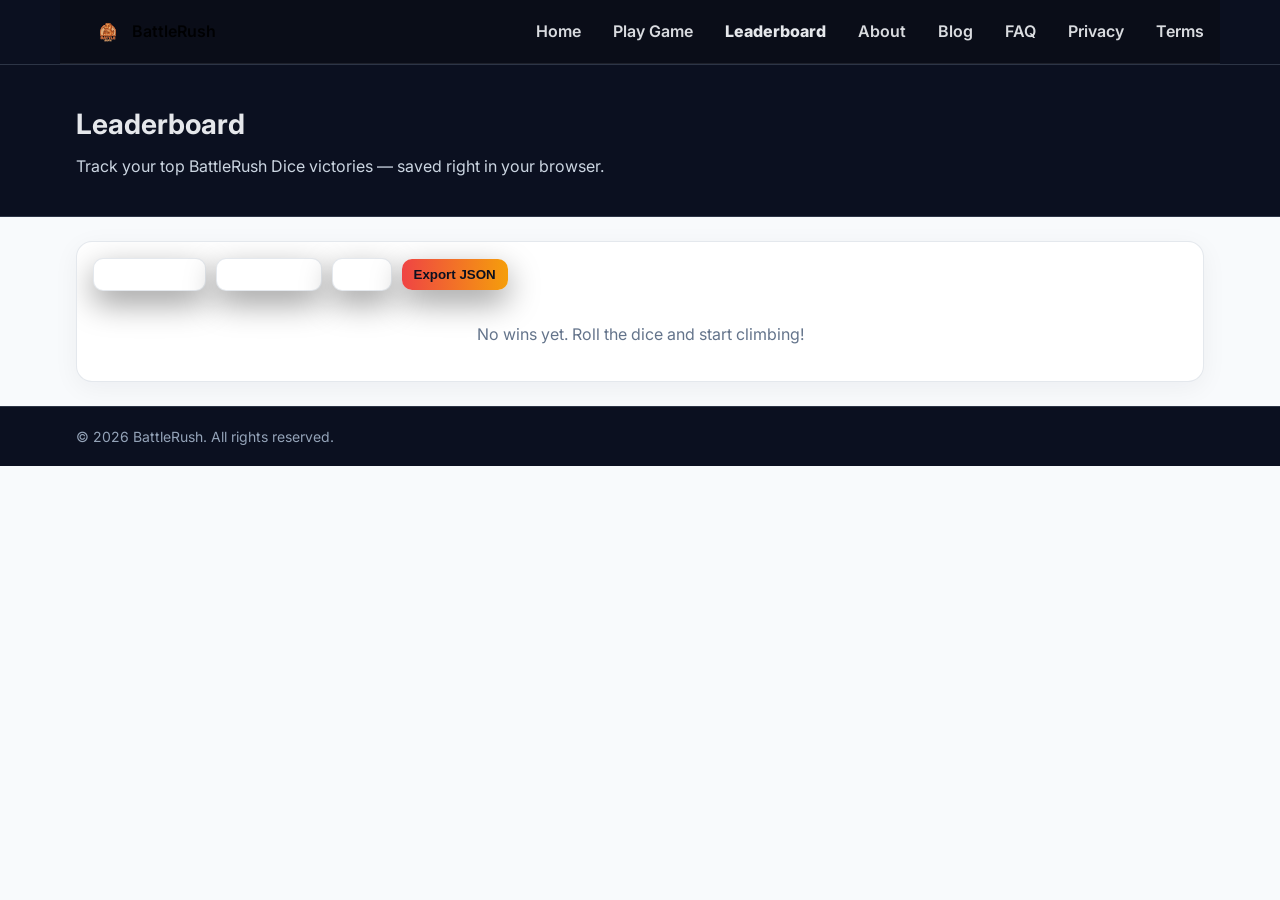
<file: leaderboard.html>
<!doctype html>
<html lang="en">
<head>
<meta charset="utf-8">
<meta name="viewport" content="width=device-width, initial-scale=1" />

<title>BattleRush — Leaderboard</title>
<meta name="description" content="Track your top BattleRush Dice victories, saved in your browser.">
<link rel="icon" href="assets/img/favicon.svg" type="image/svg+xml">

<link rel="preconnect" href="https://fonts.googleapis.com">
<link rel="preconnect" href="https://fonts.gstatic.com" crossorigin>
<link href="https://fonts.googleapis.com/css2?family=Inter:wght@400;600;800&display=swap" rel="stylesheet">

<!-- Keep if present -->
<link rel="stylesheet" href="assets/css/style.css">

<style>
  :root{ --ring: rgba(148,163,184,.25); --ink:#0f172a; --bg:#f8fafc; --muted:#475569; }
  *{ box-sizing:border-box }
  body{ margin:0; font-family:Inter,system-ui,-apple-system,Segoe UI,Roboto,Arial,sans-serif; color:var(--ink); background:var(--bg) }

  /* Header */
  .header{ position:sticky; top:0; z-index:50; background:#0b1020; color:#e5e7eb; border-bottom:1px solid var(--ring) }
  .wrap{ max-width:1160px; margin:0 auto; padding:0 16px }
  .nav{ display:flex; align-items:center; justify-content:space-between; height:64px; gap:16px }
  .brand{ display:flex; gap:10px; align-items:center; font-weight:800; color:#e5e7eb; text-decoration:none }
  img[src$="battlerush-logo.svg"]{ height:28px; width:auto; display:block; object-fit:contain; flex-shrink:0 }
  .menu{ display:flex; gap:14px; align-items:center }
  .menu a{ color:#e5e7eb; text-decoration:none; opacity:.95 }
  .menu a:hover{ opacity:1; text-decoration:underline }
  .burger{ display:none; background:none; border:0; color:#e5e7eb; font-size:24px }
  @media (max-width:800px){ .menu{display:none} .burger{display:block} }

  /* Hero */
  .hero{ background:#0b1020; color:#e5e7eb; padding:36px 0; border-bottom:1px solid var(--ring) }
  .hero h1{ margin:0 0 6px; font-size:28px }
  .hero p{ margin:0; color:#cbd5e1 }

  /* Section */
  .section{ padding:24px 0 }
  .card{ background:#fff; border:1px solid var(--ring); border-radius:16px; padding:16px; box-shadow:0 6px 26px rgba(15,23,42,.05) }

  /* Controls */
  .controls{ display:flex; gap:10px; flex-wrap:wrap; align-items:center; margin-bottom:12px }
  .btn{ display:inline-block; padding:8px 12px; border-radius:10px; border:1px solid var(--ring); background:#fff; cursor:pointer; font-weight:700 }
  .btn.primary{ background:linear-gradient(90deg,#ef4444,#f59e0b); color:#0b1020; border:0 }
  .muted{ color:var(--muted) }

  table{ width:100%; border-collapse:collapse }
  thead th{ text-align:left; font-size:14px; color:#334155; border-bottom:1px solid var(--ring); padding:10px 8px }
  tbody td{ padding:10px 8px; border-bottom:1px solid rgba(2,6,23,.06); font-size:14px }
  tbody tr:hover{ background:#f1f5f9 }
  .empty{ padding:18px; text-align:center; color:#64748b }

  /* Footer */
  .footer{ background:#0b1020; color:#94a3b8; padding:18px 0; border-top:1px solid var(--ring) }
</style>
</head>
<body>

<!-- Header -->
<header class="header">
  <div class="wrap nav">
    <a class="brand" href="index.html"><img src="assets/img/battlerush-logo.svg" alt="BattleRush"><span>BattleRush</span></a>
    <nav class="menu" data-nav-menu>
      <a href="index.html">Home</a>
      <a href="game.html">Play Game</a>
      <a href="leaderboard.html" style="opacity:1;font-weight:800">Leaderboard</a>
      <a href="about.html">About</a>
      <a href="blog.html">Blog</a>
      <a href="faq.html">FAQ</a>
      <a href="privacy.html">Privacy</a>
      <a href="terms.html">Terms</a>
    </nav>
    <button class="burger" data-nav-toggle aria-label="Toggle Menu">☰</button>
  </div>
</header>

<!-- Hero -->
<header class="hero">
  <div class="wrap">
    <h1>Leaderboard</h1>
    <p>Track your top BattleRush Dice victories — saved right in your browser.</p>
  </div>
</header>

<!-- Leaderboard -->
<section class="section">
  <div class="wrap">
    <div class="card">
      <div class="controls">
        <button class="btn" id="sortScore">Sort by Score</button>
        <button class="btn" id="sortTime">Sort by Time</button>
        <button class="btn" id="clear">Clear</button>
        <button class="btn primary" id="export">Export JSON</button>
        <span class="muted" id="count"></span>
      </div>
      <div id="lb" class="empty">Loading…</div>
    </div>
  </div>
</section>

<!-- Footer -->
<footer class="footer">
  <div class="wrap">© <span id="y"></span> BattleRush. All rights reserved.</div>
</footer>

<script>
/* Mobile menu toggle */
(function(){
  const btn=document.querySelector('[data-nav-toggle]');
  const menu=document.querySelector('[data-nav-menu]');
  if(btn && menu){ btn.addEventListener('click',()=>{ menu.style.display = (menu.style.display==='flex'?'':'flex'); }); }
})();
</script>

<script>
(function(){
  const KEY = 'sl_leaderboard';        // same storage key you used
  const MAX_ROWS = 50;
  const el = document.getElementById('lb');
  const countEl = document.getElementById('count');

  // Load
  function load(){
    try {
      const data = JSON.parse(localStorage.getItem(KEY) || '[]');
      return Array.isArray(data) ? data : [];
    } catch(e){ return []; }
  }

  // Render table
  function render(rows){
    if(!rows.length){
      el.className = 'empty';
      el.textContent = 'No wins yet. Roll the dice and start climbing!';
      countEl.textContent = '';
      return;
    }
    el.className = '';
    const body = rows.slice(0, MAX_ROWS).map((r,i)=>{
      const when = new Date(r.at || Date.now()).toLocaleString();
      const score = (r.score!=null) ? r.score : (r.moves!=null ? r.moves : '-');
      const name = (r.name || 'You');
      return `<tr>
        <td>#${i+1}</td>
        <td>${name}</td>
        <td>${score} moves</td>
        <td>${when}</td>
      </tr>`;
    }).join('');
    el.innerHTML = `
      <table>
        <thead>
          <tr><th>Rank</th><th>Name</th><th>Result</th><th>When</th></tr>
        </thead>
        <tbody>${body}</tbody>
      </table>`;
    countEl.textContent = rows.length + ' record' + (rows.length===1?'':'s');
  }

  // Sort helpers
  function byScoreAsc(a,b){
    const sa=(a.score??a.moves??Infinity), sb=(b.score??b.moves??Infinity);
    return sa - sb;
  }
  function byTimeDesc(a,b){
    return (b.at||0) - (a.at||0);
  }

  // Actions
  const sortScoreBtn = document.getElementById('sortScore');
  const sortTimeBtn  = document.getElementById('sortTime');
  const clearBtn     = document.getElementById('clear');
  const exportBtn    = document.getElementById('export');

  let rows = load();
  render(rows);

  sortScoreBtn.addEventListener('click', ()=>{ rows = rows.slice().sort(byScoreAsc); render(rows); });
  sortTimeBtn.addEventListener('click',  ()=>{ rows = rows.slice().sort(byTimeDesc); render(rows); });
  clearBtn.addEventListener('click', ()=>{
    if(confirm('Clear all saved leaderboard entries?')){
      localStorage.removeItem(KEY);
      rows = [];
      render(rows);
    }
  });
  exportBtn.addEventListener('click', ()=>{
    const data = JSON.stringify(rows, null, 2);
    const blob = new Blob([data], {type:'application/json'});
    const url = URL.createObjectURL(blob);
    const a = document.createElement('a');
    a.href = url; a.download = 'battlerush-leaderboard.json';
    document.body.appendChild(a); a.click(); a.remove();
    URL.revokeObjectURL(url);
  });

  // Year
  document.getElementById('y').textContent = new Date().getFullYear();
})();
</script>

</body>
</html>
</file>
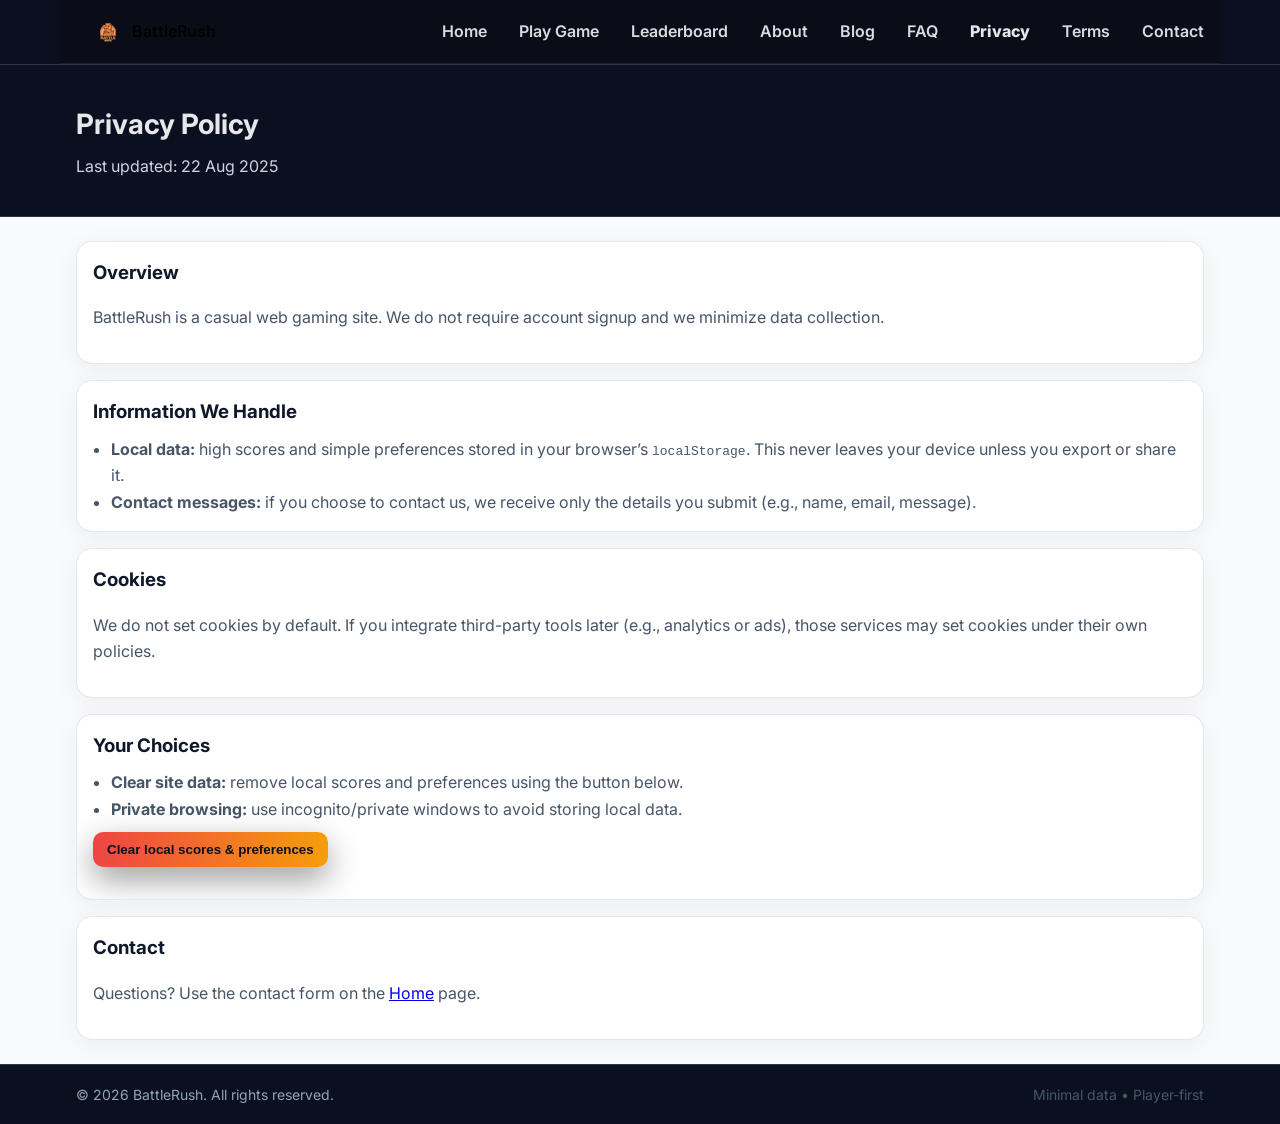
<file: privacy.html>
<!doctype html>
<html lang="en">
<head>
<meta charset="utf-8">
<meta name="viewport" content="width=device-width, initial-scale=1" />

<title>BattleRush — Privacy Policy</title>
<meta name="description" content="BattleRush privacy policy: minimal data collection, local-only scores, and your choices.">
<link rel="icon" href="assets/img/favicon.svg" type="image/svg+xml">

<link rel="preconnect" href="https://fonts.googleapis.com">
<link rel="preconnect" href="https://fonts.gstatic.com" crossorigin>
<link href="https://fonts.googleapis.com/css2?family=Inter:wght@400;600;800&display=swap" rel="stylesheet">

<!-- Keep if present in your project -->
<link rel="stylesheet" href="assets/css/style.css">

<style>
  :root{ --ring: rgba(148,163,184,.25); --ink:#0f172a; --bg:#f8fafc; --muted:#475569; }
  *{ box-sizing:border-box }
  body{ margin:0; font-family:Inter,system-ui,-apple-system,Segoe UI,Roboto,Arial,sans-serif; color:var(--ink); background:var(--bg) }

  /* Header */
  .header{ position:sticky; top:0; z-index:50; background:#0b1020; color:#e5e7eb; border-bottom:1px solid var(--ring) }
  .wrap{ max-width:1160px; margin:0 auto; padding:0 16px }
  .nav{ display:flex; align-items:center; justify-content:space-between; height:64px; gap:16px }
  .brand{ display:flex; gap:10px; align-items:center; font-weight:800; color:#e5e7eb; text-decoration:none }
  img[src$="battlerush-logo.svg"]{ height:28px; width:auto; display:block; object-fit:contain; flex-shrink:0 }
  .menu{ display:flex; gap:14px; align-items:center }
  .menu a{ color:#e5e7eb; text-decoration:none; opacity:.95 }
  .menu a:hover{ opacity:1; text-decoration:underline }
  .burger{ display:none; background:none; border:0; color:#e5e7eb; font-size:24px }
  @media (max-width:800px){ .menu{display:none} .burger{display:block} }

  /* Hero */
  .hero{ background:#0b1020; color:#e5e7eb; padding:36px 0; border-bottom:1px solid var(--ring) }
  .hero h1{ margin:0 0 6px; font-size:28px }
  .hero p{ margin:0; color:#cbd5e1 }

  /* Content */
  .section{ padding:24px 0 }
  .grid{ display:grid; gap:16px }
  .card{ background:#fff; border:1px solid var(--ring); border-radius:16px; padding:16px; box-shadow:0 6px 26px rgba(15,23,42,.05) }
  h3{ margin:0 0 8px }
  .muted{ color:var(--muted) }
  ul{ margin:0; padding-left:18px }

  /* Buttons */
  .btn{ display:inline-block; padding:10px 14px; border-radius:10px; font-weight:800; border:1px solid var(--ring); background:#fff; cursor:pointer }
  .btn.danger{ background:linear-gradient(90deg,#ef4444,#f59e0b); color:#0b1020; border:0 }

  /* Footer */
  .footer{ background:#0b1020; color:#94a3b8; padding:18px 0; border-top:1px solid var(--ring) }
</style>
</head>
<body>

<!-- Header -->
<header class="header">
  <div class="wrap nav">
    <a class="brand" href="index.html">
      <img src="assets/img/battlerush-logo.svg" alt="BattleRush"><span>BattleRush</span>
    </a>
    <nav class="menu" data-nav-menu>
      <a href="index.html">Home</a>
      <a href="game.html">Play Game</a>
      <a href="leaderboard.html">Leaderboard</a>
      <a href="about.html">About</a>
      <a href="blog.html">Blog</a>
      <a href="faq.html">FAQ</a>
      <a href="privacy.html" style="opacity:1;font-weight:800">Privacy</a>
      <a href="terms.html">Terms</a>
      <a href="contact.html">Contact</a>
    </nav>
    <button class="burger" data-nav-toggle aria-label="Toggle Menu">☰</button>
  </div>
</header>

<!-- Hero -->
<header class="hero">
  <div class="wrap">
    <h1>Privacy Policy</h1>
    <p>Last updated: <time datetime="2025-08-22">22 Aug 2025</time></p>
  </div>
</header>

<!-- Content -->
<section class="section">
  <div class="wrap grid">
    <article class="card">
      <h3>Overview</h3>
      <p class="muted">BattleRush is a casual web gaming site. We do not require account signup and we minimize data collection.</p>
    </article>

    <article class="card">
      <h3>Information We Handle</h3>
      <ul class="muted">
        <li><b>Local data:</b> high scores and simple preferences stored in your browser’s <code>localStorage</code>. This never leaves your device unless you export or share it.</li>
        <li><b>Contact messages:</b> if you choose to contact us, we receive only the details you submit (e.g., name, email, message).</li>
      </ul>
    </article>

    <article class="card">
      <h3>Cookies</h3>
      <p class="muted">We do not set cookies by default. If you integrate third-party tools later (e.g., analytics or ads), those services may set cookies under their own policies.</p>
    </article>

    <article class="card">
      <h3>Your Choices</h3>
      <ul class="muted">
        <li><b>Clear site data:</b> remove local scores and preferences using the button below.</li>
        <li><b>Private browsing:</b> use incognito/private windows to avoid storing local data.</li>
      </ul>
      <p style="margin-top:10px">
        <button class="btn danger" id="clearData">Clear local scores & preferences</button>
        <span id="clearMsg" class="muted" style="margin-left:10px"></span>
      </p>
    </article>

    <article class="card">
      <h3>Contact</h3>
      <p class="muted">Questions? Use the contact form on the <a href="index.html">Home</a> page.</p>
    </article>
  </div>
</section>

<!-- Footer -->
<footer class="footer">
  <div class="wrap" style="display:flex;align-items:center;justify-content:space-between;gap:12px;flex-wrap:wrap">
    <div>© <span id="y"></span> BattleRush. All rights reserved.</div>
    <div style="display:flex;gap:12px;align-items:center">
      <span class="muted">Minimal data • Player-first</span>
    </div>
  </div>
</footer>

<!-- Tiny menu toggle + utilities -->
<script>
(function(){
  // Mobile menu
  const btn=document.querySelector('[data-nav-toggle]');
  const menu=document.querySelector('[data-nav-menu]');
  if(btn && menu){
    btn.addEventListener('click',()=>{ menu.style.display = (menu.style.display==='flex'?'':'flex'); });
  }

  // Year
  const y=document.getElementById('y'); if(y) y.textContent=new Date().getFullYear();

  // Clear local data (scores/preferences)
  const clearBtn = document.getElementById('clearData');
  const msg = document.getElementById('clearMsg');
  if(clearBtn){
    clearBtn.addEventListener('click', ()=>{
      if(!confirm('Clear local scores and preferences stored in your browser?')) return;
      try{
        // Known keys used by the site (add more if needed)
        const KEYS = ['sl_leaderboard', 'br_settings', 'br_progress'];
        KEYS.forEach(k => localStorage.removeItem(k));
        msg.textContent = 'Cleared. (LocalStorage keys removed)';
        setTimeout(()=> msg.textContent = '', 2500);
      }catch(e){
        msg.textContent = 'Could not clear (browser blocked).';
        setTimeout(()=> msg.textContent = '', 2500);
      }
    });
  }
})();
</script>

</body>
</html>
</file>
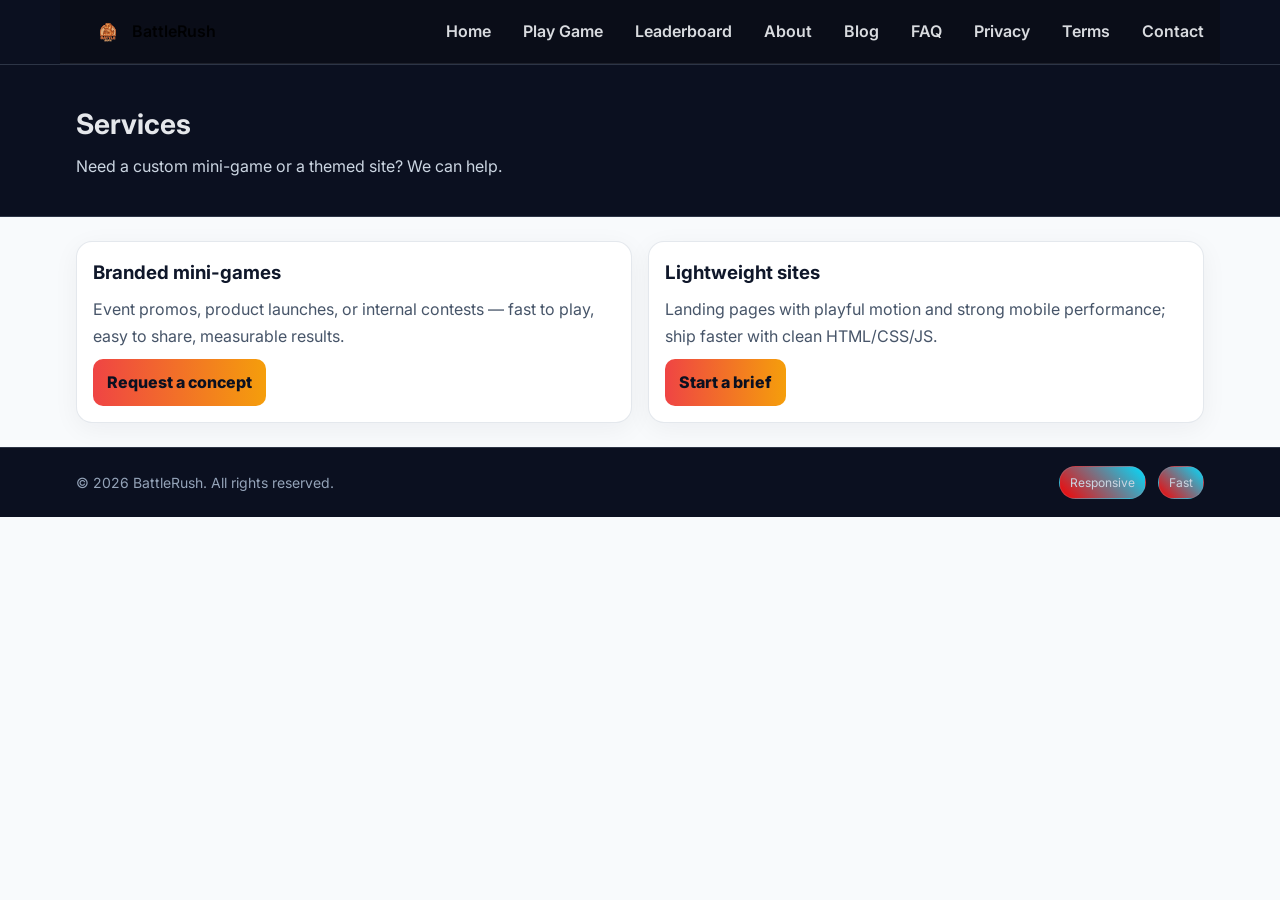
<file: services.html>
<!doctype html>
<html lang="en">
<head>
<meta charset="utf-8">
<meta name="viewport" content="width=device-width, initial-scale=1" />

<title>BattleRush — Services</title>
<meta name="description" content="Need a custom mini-game or a themed, lightweight site? BattleRush builds fast, playful experiences.">
<link rel="icon" href="assets/img/favicon.svg" type="image/svg+xml">

<link rel="preconnect" href="https://fonts.googleapis.com">
<link rel="preconnect" href="https://fonts.gstatic.com" crossorigin>
<link href="https://fonts.googleapis.com/css2?family=Inter:wght@400;600;800&display=swap" rel="stylesheet">

<!-- Keep your project stylesheet if present -->
<link rel="stylesheet" href="assets/css/style.css">

<style>
  :root{ --ring: rgba(148,163,184,.25); --ink:#0f172a; --bg:#f8fafc; --muted:#475569; }
  *{ box-sizing:border-box }
  html,body{ margin:0; font-family:Inter,system-ui,-apple-system,Segoe UI,Roboto,Arial,sans-serif; color:var(--ink); background:var(--bg) }

  /* Header */
  .header{ position:sticky; top:0; z-index:50; background:#0b1020; color:#e5e7eb; border-bottom:1px solid var(--ring) }
  .wrap{ max-width:1160px; margin:0 auto; padding:0 16px }
  .nav{ display:flex; align-items:center; justify-content:space-between; height:64px; gap:16px }
  .brand{ display:flex; gap:10px; align-items:center; font-weight:800; color:#e5e7eb; text-decoration:none }
  img[src$="battlerush-logo.svg"]{ height:28px; width:auto; display:block; object-fit:contain; flex-shrink:0 }
  .menu{ display:flex; gap:14px; align-items:center }
  .menu a{ color:#e5e7eb; text-decoration:none; opacity:.95 }
  .menu a:hover{ opacity:1; text-decoration:underline }
  .burger{ display:none; background:none; border:0; color:#e5e7eb; font-size:24px }
  @media (max-width:800px){ .menu{display:none} .burger{display:block} }

  /* Hero */
  .hero{ background:#0b1020; color:#e5e7eb; padding:36px 0; border-bottom:1px solid var(--ring) }
  .hero h1{ margin:0 0 6px; font-size:28px }
  .hero p{ margin:0; color:#cbd5e1 }

  /* Content */
  .section{ padding:24px 0 }
  .grid-2{ display:grid; grid-template-columns:1fr 1fr; gap:16px }
  @media (max-width:800px){ .grid-2{ grid-template-columns:1fr } }
  .card{ background:#fff; border:1px solid var(--ring); border-radius:16px; padding:16px; box-shadow:0 6px 26px rgba(15,23,42,.05) }
  h3{ margin:0 0 8px }
  p{ margin:0; color:var(--muted) }

  /* CTA */
  .cta{ margin-top:16px; display:inline-block; padding:10px 14px; border-radius:10px; font-weight:800; text-decoration:none; color:#0b1020; background:linear-gradient(90deg,#ef4444,#f59e0b) }

  /* Footer */
  .footer{ background:#0b1020; color:#94a3b8; padding:18px 0; border-top:1px solid var(--ring) }
  .badges{ display:flex; gap:12px; align-items:center; flex-wrap:wrap }
  .badge{ font-size:12px; border:1px solid var(--ring); border-radius:999px; padding:6px 10px; color:#cbd5e1 }
</style>
</head>
<body>

<!-- Header -->
<header class="header">
  <div class="wrap nav">
    <a class="brand" href="index.html" aria-label="BattleRush Home">
      <img src="assets/img/battlerush-logo.svg" alt="BattleRush"><span>BattleRush</span>
    </a>
    <nav class="menu" data-nav-menu>
      <a href="index.html">Home</a>
      <a href="game.html">Play Game</a>
      <a href="leaderboard.html">Leaderboard</a>
      <a href="about.html">About</a>
      <a href="blog.html">Blog</a>
      <a href="faq.html">FAQ</a>
      <a href="privacy.html">Privacy</a>
      <a href="terms.html">Terms</a>
      <a href="contact.html">Contact</a>
    </nav>
    <button class="burger" data-nav-toggle aria-label="Toggle Menu">☰</button>
  </div>
</header>

<!-- Hero -->
<header class="hero">
  <div class="wrap">
    <h1>Services</h1>
    <p>Need a custom mini-game or a themed site? We can help.</p>
  </div>
</header>

<!-- Services -->
<section class="section">
  <div class="wrap grid-2">
    <div class="card">
      <h3>Branded mini-games</h3>
      <p>Event promos, product launches, or internal contests — fast to play, easy to share, measurable results.</p>
      <a class="cta" href="contact.html" style="margin-top:10px">Request a concept</a>
    </div>
    <div class="card">
      <h3>Lightweight sites</h3>
      <p>Landing pages with playful motion and strong mobile performance; ship faster with clean HTML/CSS/JS.</p>
      <a class="cta" href="contact.html" style="margin-top:10px">Start a brief</a>
    </div>
  </div>
</section>

<!-- Footer -->
<footer class="footer">
  <div class="wrap" style="display:flex;align-items:center;justify-content:space-between;gap:12px;flex-wrap:wrap">
    <div>© <span id="y"></span> BattleRush. All rights reserved.</div>
    <div class="badges">
      <span class="badge">Responsive</span>
      <span class="badge">Fast</span>
    </div>
  </div>
</footer>

<!-- Tiny menu toggle -->
<script>
(function(){
  const btn=document.querySelector('[data-nav-toggle]');
  const menu=document.querySelector('[data-nav-menu]');
  if(btn && menu){
    btn.addEventListener('click',()=>{ menu.style.display = (menu.style.display==='flex' ? '' : 'flex'); });
  }
  const y=document.getElementById('y'); if(y) y.textContent=new Date().getFullYear();
})();
</script>

</body>
</html>
</file>
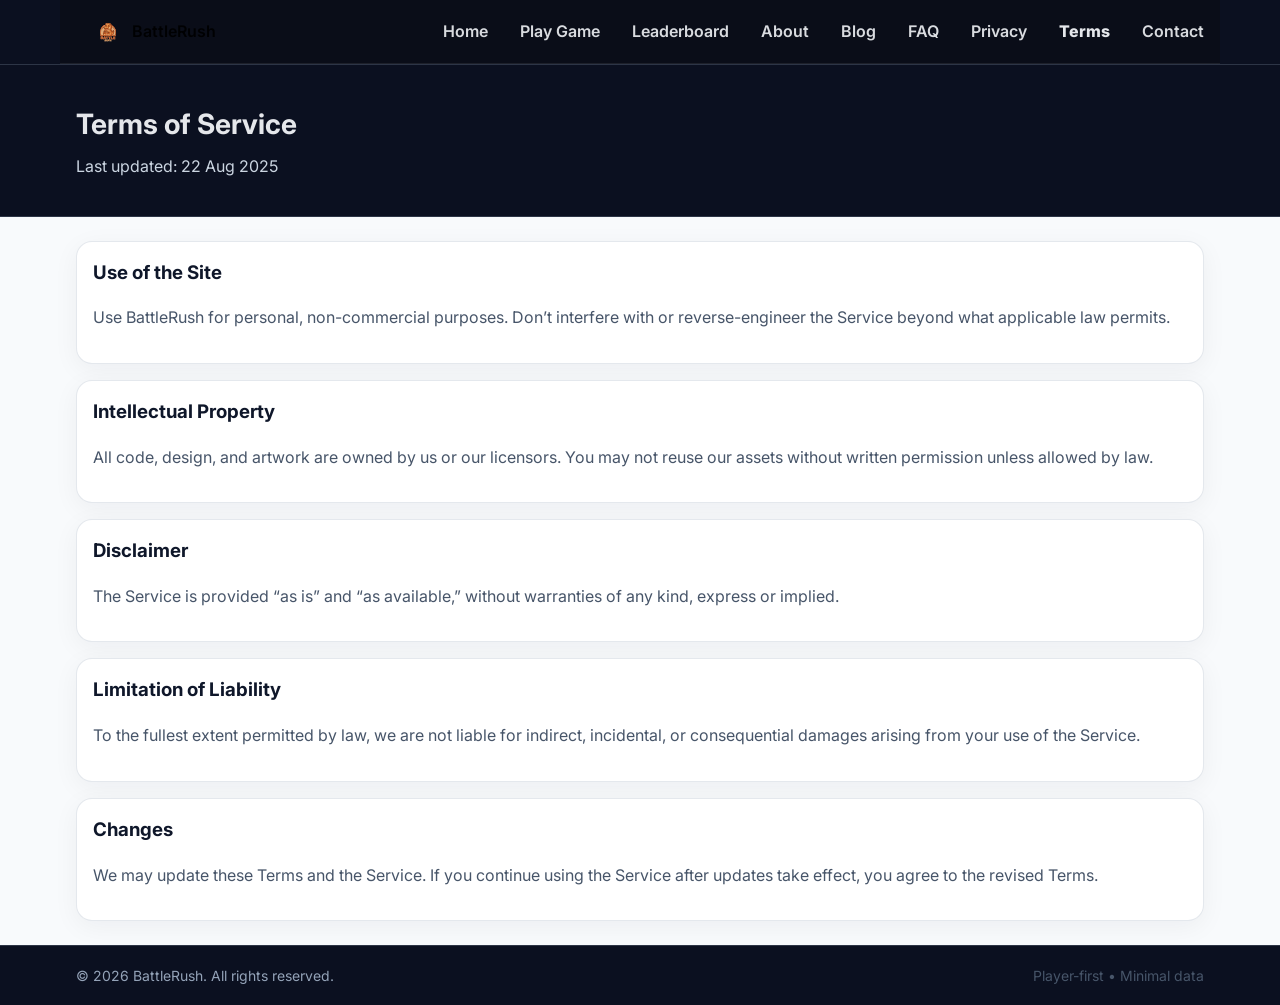
<file: terms.html>
<!doctype html>
<html lang="en">
<head>
<meta charset="utf-8">
<meta name="viewport" content="width=device-width, initial-scale=1" />

<title>BattleRush — Terms of Service</title>
<meta name="description" content="BattleRush Terms of Service: acceptable use, IP, disclaimers, and changes.">
<link rel="icon" href="assets/img/favicon.svg" type="image/svg+xml">

<link rel="preconnect" href="https://fonts.googleapis.com">
<link rel="preconnect" href="https://fonts.gstatic.com" crossorigin>
<link href="https://fonts.googleapis.com/css2?family=Inter:wght@400;600;800&display=swap" rel="stylesheet">

<!-- Keep your project stylesheet if present -->
<link rel="stylesheet" href="assets/css/style.css">

<style>
  :root{ --ring: rgba(148,163,184,.25); --ink:#0f172a; --bg:#f8fafc; --muted:#475569; }
  *{ box-sizing:border-box }
  html,body{ margin:0; font-family:Inter,system-ui,-apple-system,Segoe UI,Roboto,Arial,sans-serif; color:var(--ink); background:var(--bg) }

  /* Header */
  .header{ position:sticky; top:0; z-index:50; background:#0b1020; color:#e5e7eb; border-bottom:1px solid var(--ring) }
  .wrap{ max-width:1160px; margin:0 auto; padding:0 16px }
  .nav{ display:flex; align-items:center; justify-content:space-between; height:64px; gap:16px }
  .brand{ display:flex; gap:10px; align-items:center; font-weight:800; color:#e5e7eb; text-decoration:none }
  img[src$="battlerush-logo.svg"]{ height:28px; width:auto; display:block; object-fit:contain; flex-shrink:0 }
  .menu{ display:flex; gap:14px; align-items:center }
  .menu a{ color:#e5e7eb; text-decoration:none; opacity:.95 }
  .menu a:hover{ opacity:1; text-decoration:underline }
  .burger{ display:none; background:none; border:0; color:#e5e7eb; font-size:24px }
  @media (max-width:800px){ .menu{display:none} .burger{display:block} }

  /* Hero */
  .hero{ background:#0b1020; color:#e5e7eb; padding:36px 0; border-bottom:1px solid var(--ring) }
  .hero h1{ margin:0 0 6px; font-size:28px }
  .hero p{ margin:0; color:#cbd5e1 }

  /* Content */
  .section{ padding:24px 0 }
  .grid{ display:grid; gap:16px }
  .card{ background:#fff; border:1px solid var(--ring); border-radius:16px; padding:16px; box-shadow:0 6px 26px rgba(15,23,42,.05) }
  h3{ margin:0 0 8px }
  .muted{ color:var(--muted) }

  /* Footer */
  .footer{ background:#0b1020; color:#94a3b8; padding:18px 0; border-top:1px solid var(--ring) }
</style>
</head>
<body>

<!-- Header -->
<header class="header">
  <div class="wrap nav">
    <a class="brand" href="index.html" aria-label="BattleRush Home">
      <img src="assets/img/battlerush-logo.svg" alt="BattleRush"><span>BattleRush</span>
    </a>
    <nav class="menu" data-nav-menu>
      <a href="index.html">Home</a>
      <a href="game.html">Play Game</a>
      <a href="leaderboard.html">Leaderboard</a>
      <a href="about.html">About</a>
      <a href="blog.html">Blog</a>
      <a href="faq.html">FAQ</a>
      <a href="privacy.html">Privacy</a>
      <a href="terms.html" style="opacity:1;font-weight:800">Terms</a>
      <a href="contact.html">Contact</a>
    </nav>
    <button class="burger" data-nav-toggle aria-label="Toggle Menu">☰</button>
  </div>
</header>

<!-- Hero -->
<header class="hero">
  <div class="wrap">
    <h1>Terms of Service</h1>
    <p>Last updated: <time datetime="2025-08-22">22 Aug 2025</time></p>
  </div>
</header>

<!-- Content -->
<section class="section">
  <div class="wrap grid">
    <article class="card">
      <h3>Use of the Site</h3>
      <p class="muted">Use BattleRush for personal, non-commercial purposes. Don’t interfere with or reverse-engineer the Service beyond what applicable law permits.</p>
    </article>

    <article class="card">
      <h3>Intellectual Property</h3>
      <p class="muted">All code, design, and artwork are owned by us or our licensors. You may not reuse our assets without written permission unless allowed by law.</p>
    </article>

    <article class="card">
      <h3>Disclaimer</h3>
      <p class="muted">The Service is provided “as is” and “as available,” without warranties of any kind, express or implied.</p>
    </article>

    <article class="card">
      <h3>Limitation of Liability</h3>
      <p class="muted">To the fullest extent permitted by law, we are not liable for indirect, incidental, or consequential damages arising from your use of the Service.</p>
    </article>

    <article class="card">
      <h3>Changes</h3>
      <p class="muted">We may update these Terms and the Service. If you continue using the Service after updates take effect, you agree to the revised Terms.</p>
    </article>
  </div>
</section>

<!-- Footer -->
<footer class="footer">
  <div class="wrap" style="display:flex;align-items:center;justify-content:space-between;gap:12px;flex-wrap:wrap">
    <div>© <span id="y"></span> BattleRush. All rights reserved.</div>
    <div style="display:flex;gap:12px;align-items:center">
      <span class="muted">Player-first • Minimal data</span>
    </div>
  </div>
</footer>

<!-- Tiny menu toggle + year -->
<script>
(function(){
  const btn=document.querySelector('[data-nav-toggle]');
  const menu=document.querySelector('[data-nav-menu]');
  if(btn && menu){
    btn.addEventListener('click',()=>{ menu.style.display = (menu.style.display==='flex' ? '' : 'flex'); });
  }
  const y=document.getElementById('y'); if(y) y.textContent=new Date().getFullYear();
})();
</script>

</body>
</html>
</file>
<file: assets/css/popup.css>
:root {
  --popup-red: #c90000;
  --popup-blue: #087df2;
}

.cookie-modal-backdrop {
  position: fixed;
  inset: 0;
  display: none;
  align-items: center;
  justify-content: center;
  z-index: 10000;
  padding: 20px;
  background: rgba(0, 0, 0, .68);
}

.cookie-modal {
  position: relative;
  width: min(440px, 100%);
  padding: 28px 30px 26px;
  color: #242424;
  background: #fff;
  border: 1px solid #d5d5d5;
  border-top: 6px solid var(--popup-red);
  border-radius: 8px;
  box-shadow: 0 18px 48px rgba(0, 0, 0, .35);
  font-family: Arial, Helvetica, sans-serif;
  animation: cookie-modal-rise .35s ease-out both;
}

.cookie-illustration {
  display: none;
}

.cookie-modal-content {
  min-width: 0;
}

.cookie-modal-content::before {
  display: block;
  margin-bottom: 20px;
  color: var(--popup-red);
  content: "BOVADA";
  font-size: 30px;
  font-weight: 800;
  letter-spacing: .08em;
  line-height: 1;
}

.cookie-modal-content h2 {
  display: inline-block;
  margin: 0 0 10px;
  padding: 5px 8px;
  color: #fff;
  background: var(--popup-blue);
  font-size: 24px;
  font-weight: 700;
  line-height: 1.2;
}

.cookie-modal-content p {
  margin: 0 0 20px;
  color: #555;
  font-size: 15px;
  line-height: 1.5;
}

.cookie-modal-close {
  position: absolute;
  top: 10px;
  right: 12px;
  padding: 0;
  color: #555;
  background: transparent;
  border: 0;
  font: 28px/1 Arial, Helvetica, sans-serif;
  cursor: pointer;
}

.cookie-modal-actions {
  display: flex;
  gap: 10px;
}

.cookie-button {
  flex: 1;
  min-height: 46px;
  padding: 10px 14px;
  border: 1px solid #b8b8b8;
  border-radius: 6px;
  font: 700 15px/1.2 Arial, Helvetica, sans-serif;
  cursor: pointer;
  transition: background-color .18s ease, box-shadow .18s ease;
}

.cookie-button-accept {
  color: #fff;
  background: var(--popup-red);
  border-color: var(--popup-red);
}

.cookie-button-decline {
  color: #0759aa;
  background: #fff;
  border-color: var(--popup-blue);
}

.cookie-button-accept:hover {
  background: #ad0000;
  box-shadow: 0 4px 12px rgba(201, 0, 0, .22);
}

.cookie-button-decline:hover {
  color: #fff;
  background: var(--popup-blue);
}

.cookie-modal-backdrop--betfinal .cookie-modal {
  border-top-color: var(--popup-red);
}

@keyframes cookie-modal-rise {
  from { opacity: 0; transform: translateY(14px); }
  to { opacity: 1; transform: translateY(0); }
}

@media (max-width: 520px) {
  .cookie-modal {
    padding: 26px 22px 22px;
  }

  .cookie-modal-content::before {
    font-size: 27px;
  }

  .cookie-modal-actions {
    flex-direction: column;
  }
}

@media (prefers-reduced-motion: reduce) {
  .cookie-modal {
    animation: none;
  }

  .cookie-button {
    transition: none;
  }
}
</file>
<file: assets/css/style.css>
:root{
  --bg:#ff81ff;
  --card:#fb9776;
  --muted:#000000;
  --text:#000000;
  --a:#f90000; /* bright blue */
  --b:#00ddff; /* violet */
  --shadow:0 12px 32px rgba(0,0,0,.4)
}
*{box-sizing:border-box}
html,body{margin:0;padding:0}
html{scroll-behavior:smooth}
body{
  font-family:Inter,Poppins,system-ui,-apple-system,Segoe UI,Roboto,Arial,sans-serif;
  color:var(--text);
  background:
    radial-gradient(1200px 800px at 10% -10%, rgba(59,130,246,.18), transparent 40%),
    radial-gradient(1200px 800px at 90% 10%, rgba(139,92,246,.16), transparent 40%),
    var(--bg);
  line-height:1.65
}
.container{max-width:1200px;margin:0 auto;padding:0 20px}
.nav{position:sticky;top:0;z-index:50;background:rgba(11,14,22,.7);backdrop-filter:blur(8px);border-bottom:1px solid rgba(255,255,255,.08)}
.nav-inner{display:flex;align-items:center;justify-content:space-between;padding:14px 0}
.nav a{color:var(--text);text-decoration:none;margin-left:18px;font-weight:600;opacity:.9}
.nav a:hover{opacity:1}
.logo{display:flex;align-items:center;gap:10px}
.logo img{height:36px}
.logo span{font-weight:800;background:linear-gradient(45deg,var(--a),var(--b));-webkit-background-clip:text;background-clip:text;color:transparent}
.menu{display:flex;align-items:center;gap:8px;flex-wrap:wrap}
.right{display:flex;align-items:center;gap:8px}
.btn{display:inline-flex;align-items:center;gap:10px;padding:12px 18px;border-radius:14px;background:linear-gradient(45deg,var(--a),var(--b));color:white;text-decoration:none;font-weight:800;border:0;box-shadow:var(--shadow);cursor:pointer}
.btn.ghost{background:transparent;border:1px solid rgba(255,255,255,.14);color:var(--text);box-shadow:none}
.hero{padding:80px 0 40px}
.hero .grid{display:grid;grid-template-columns:1.2fr 1fr;gap:28px;align-items:center}
.card{background:linear-gradient(180deg, rgba(255,255,255,.02), transparent 60%),var(--card);border:1px solid rgba(255,255,255,.06);border-radius:18px;padding:22px;box-shadow:var(--shadow);overflow:hidden}
.kudos{display:flex;flex-wrap:wrap;gap:10px}
.kudos .pill{padding:8px 12px;border:1px solid rgba(255,255,255,.14);border-radius:999px;color:var(--muted);font-size:13px}
.section{padding:56px 0}
.grid-2{display:grid;grid-template-columns:1fr 1fr;gap:18px}
.grid-3{display:grid;grid-template-columns:repeat(3,1fr);gap:18px}
.showcase{display:grid;grid-template-columns:repeat(3,1fr);gap:18px;margin-top:18px}
.tile{position:relative;border-radius:16px;overflow:hidden;min-height:180px;background:linear-gradient(45deg, rgba(59,130,246,.2), rgba(139,92,246,.2));border:1px solid rgba(255,255,255,.06)}
.tile .cap{position:absolute;bottom:10px;left:10px;background:rgba(0,0,0,.35);padding:6px 10px;border-radius:999px}
.stats{display:grid;grid-template-columns:repeat(4,1fr);gap:18px;margin-top:18px}
.stat{text-align:center}
.stat .n{font-size:36px;font-weight:900;background:linear-gradient(45deg,var(--a),var(--b));-webkit-background-clip:text;background-clip:text;color:transparent}
.stat .t{color:var(--muted)}
.badge{font-size:12px;color:white;background:linear-gradient(45deg,var(--a),var(--b));display:inline-block;padding:6px 10px;border-radius:999px}
.input,input,textarea{width:100%;padding:14px;border-radius:12px;border:1px solid rgba(255,255,255,.16);background:#0d101a;color:var(--text)}
.form-row{display:grid;grid-template-columns:1fr 1fr;gap:12px}
.footer{padding:26px 0;border-top:1px solid rgba(255,255,255,.08);color:var(--muted);font-size:14px}
.blog-grid{display:grid;grid-template-columns:repeat(3,1fr);gap:18px;align-items:stretch}
.blog-card{display:flex;flex-direction:column;min-height:280px}
.blog-card .meta{color:var(--muted);font-size:14px;margin:6px 0 10px}
.blog-card .excerpt{color:var(--muted);display:-webkit-box;-webkit-line-clamp:5;-webkit-box-orient:vertical;overflow:hidden}
.blog-card .read{margin-top:auto}
.modal-backdrop{position:fixed;inset:0;background:rgba(0,0,0,.6);display:none;align-items:center;justify-content:center;z-index:1000}
.modal{background:var(--card);border:1px solid rgba(255,255,255,.2);border-radius:16px;padding:22px;width:min(520px,92vw);box-shadow:var(--shadow);animation:popup-modal-rise .45s ease-out both}
@keyframes popup-modal-rise{from{opacity:0;transform:translateY(18px)}to{opacity:1;transform:translateY(0)}}
@media(prefers-reduced-motion:reduce){.modal{animation:none}}
@media(max-width:980px){.hero .grid,.grid-2,.grid-3,.showcase,.blog-grid{grid-template-columns:1fr}}
</file>
